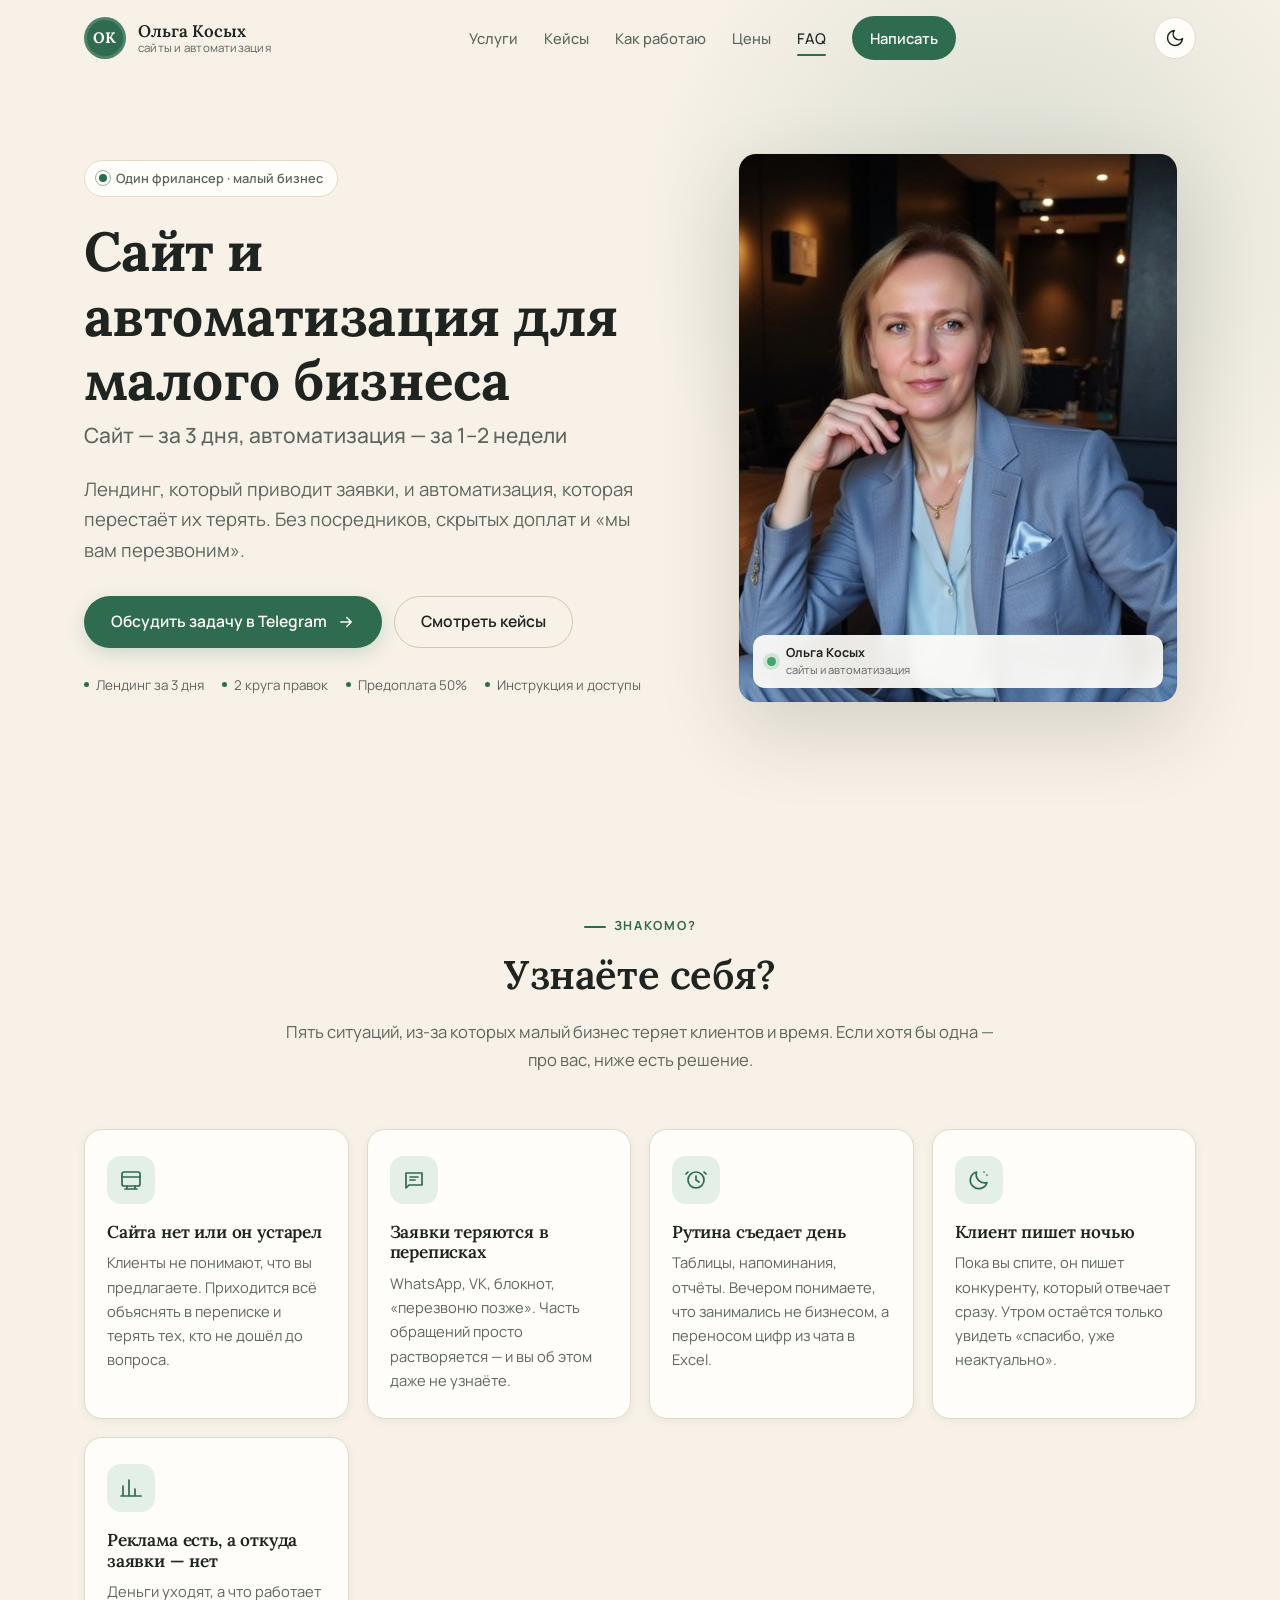
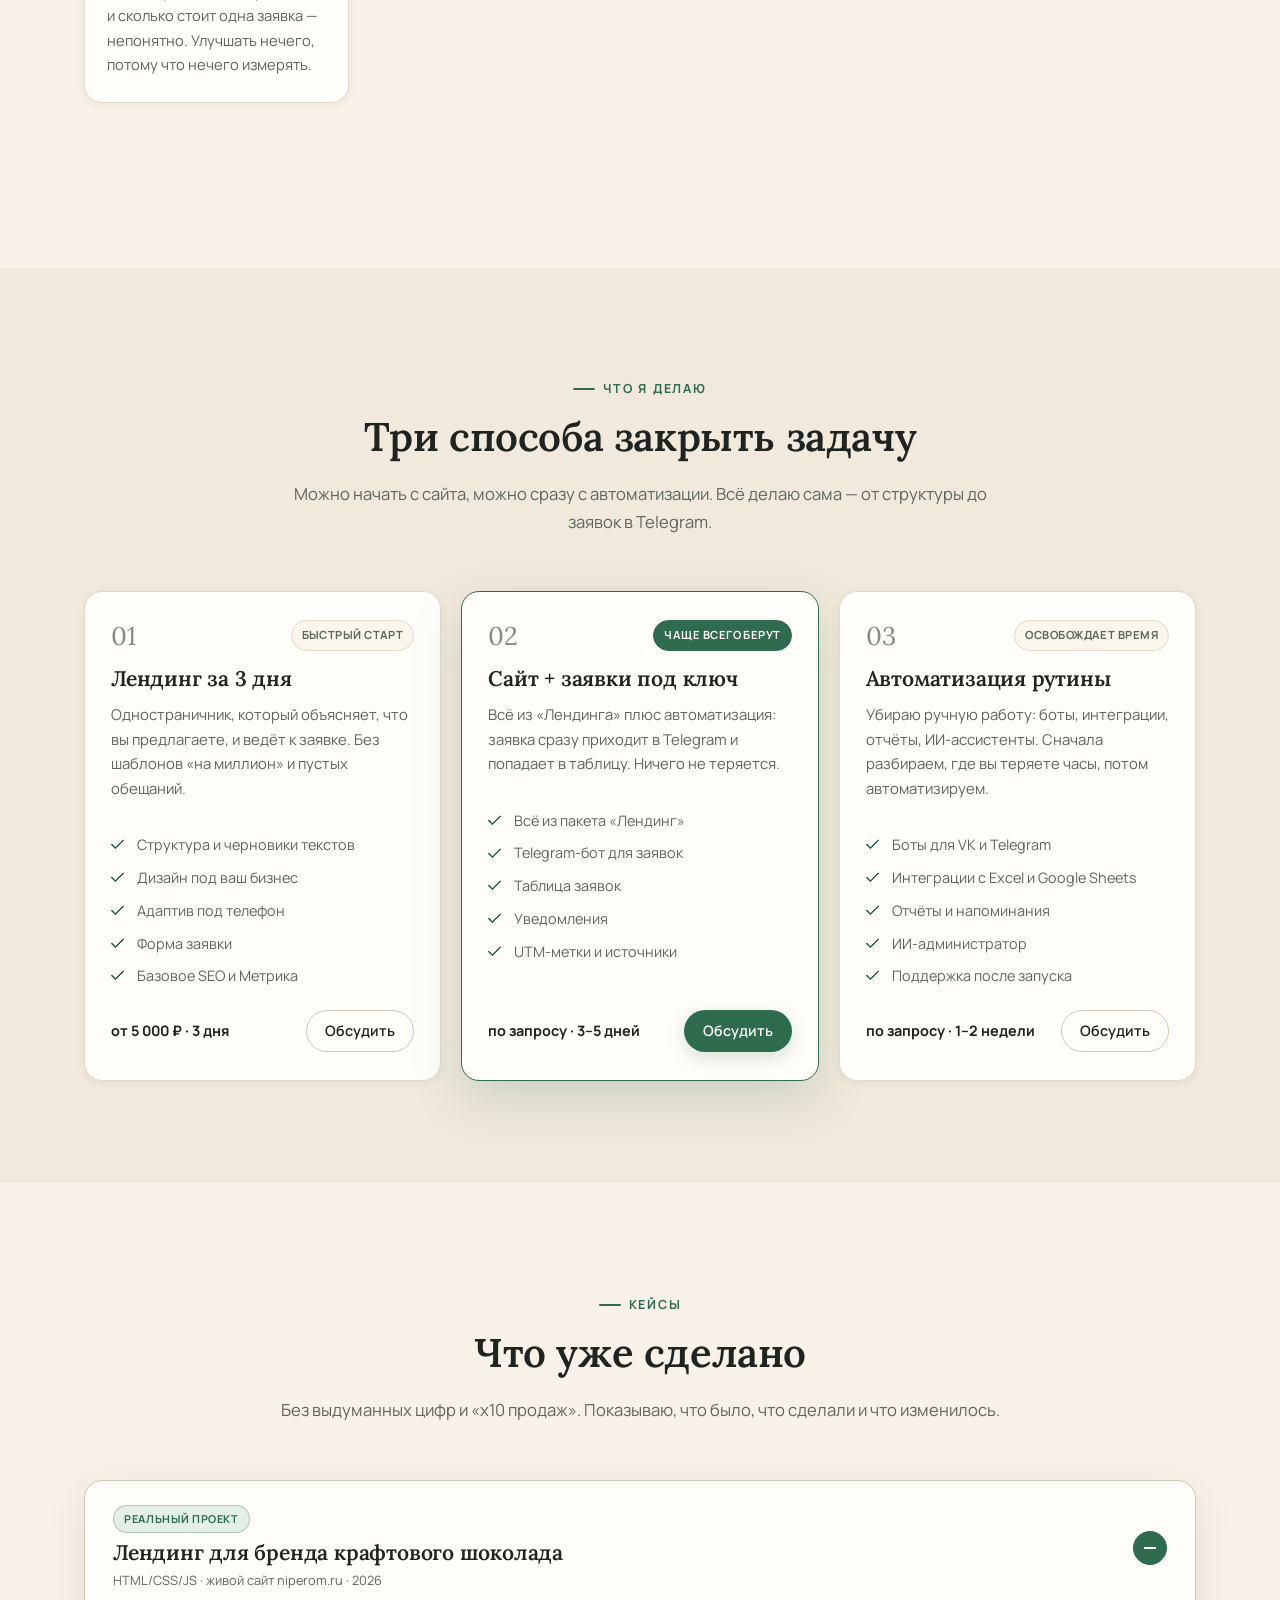
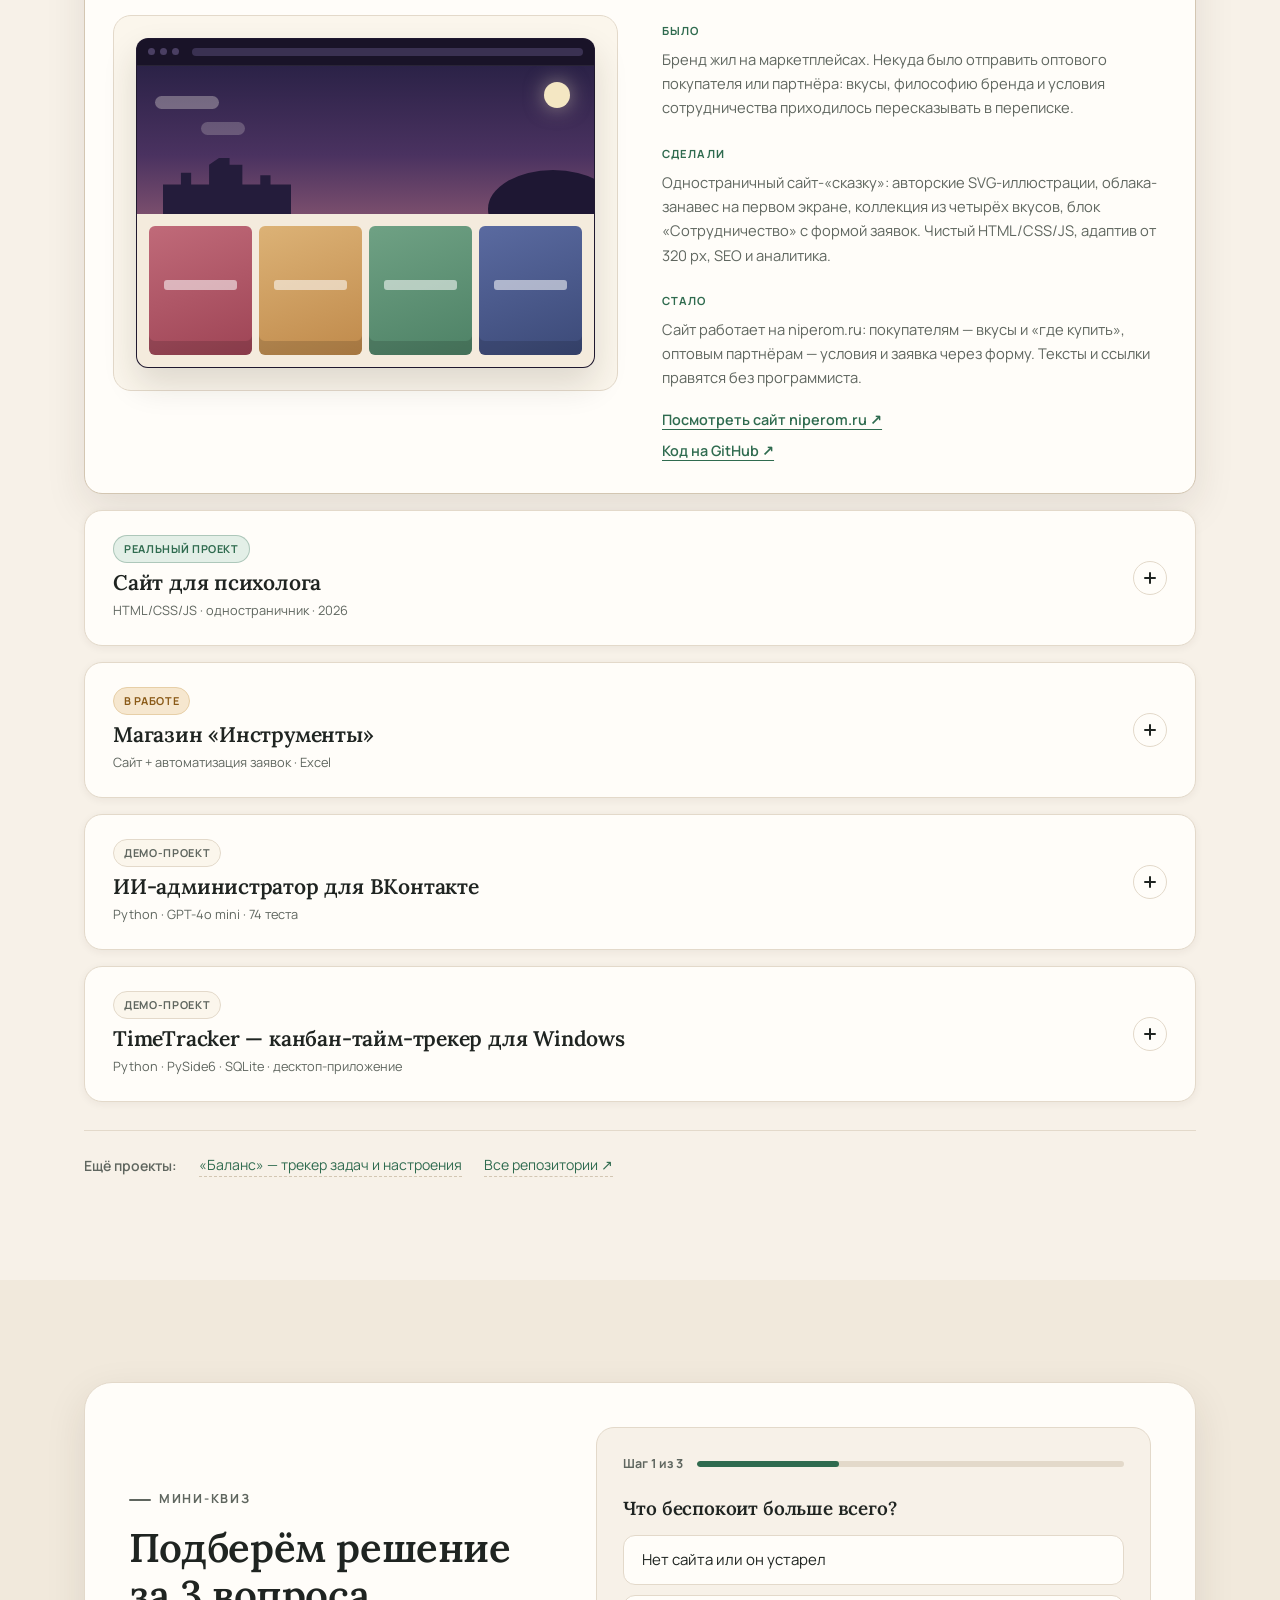
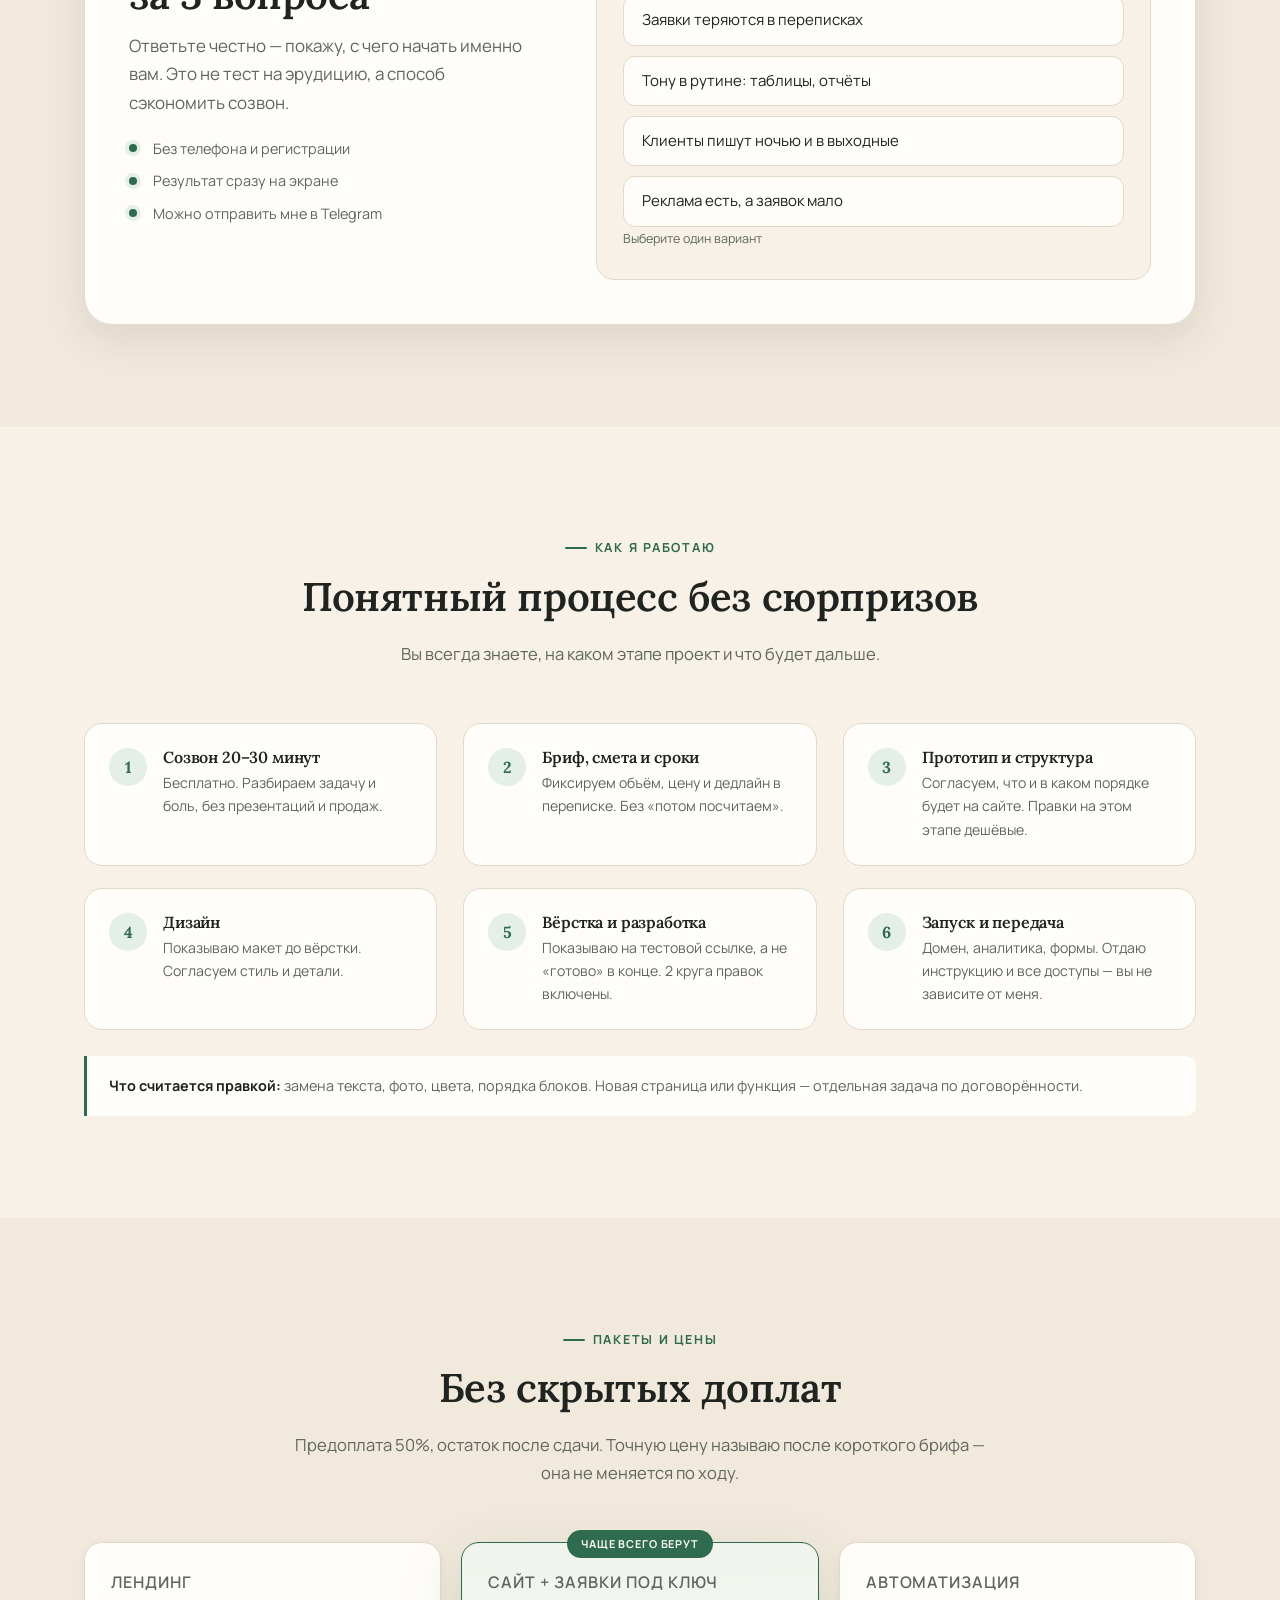
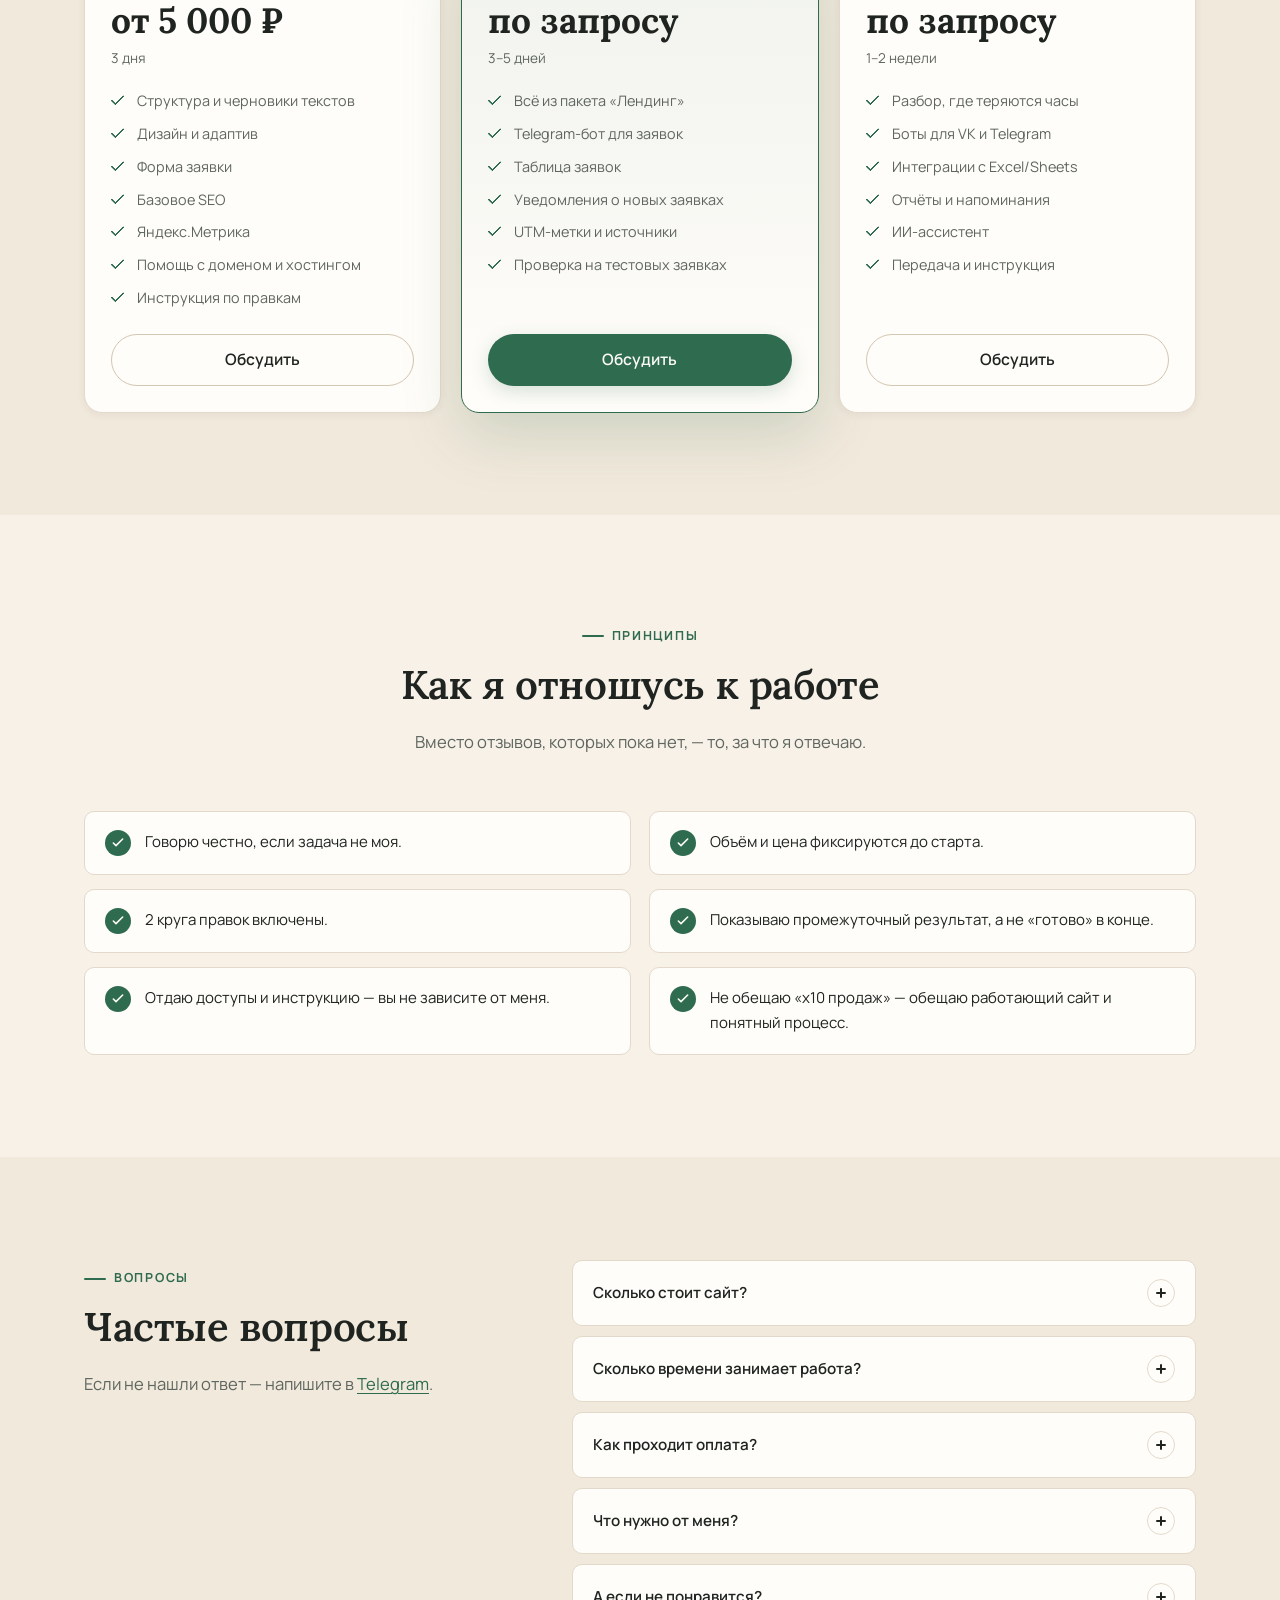
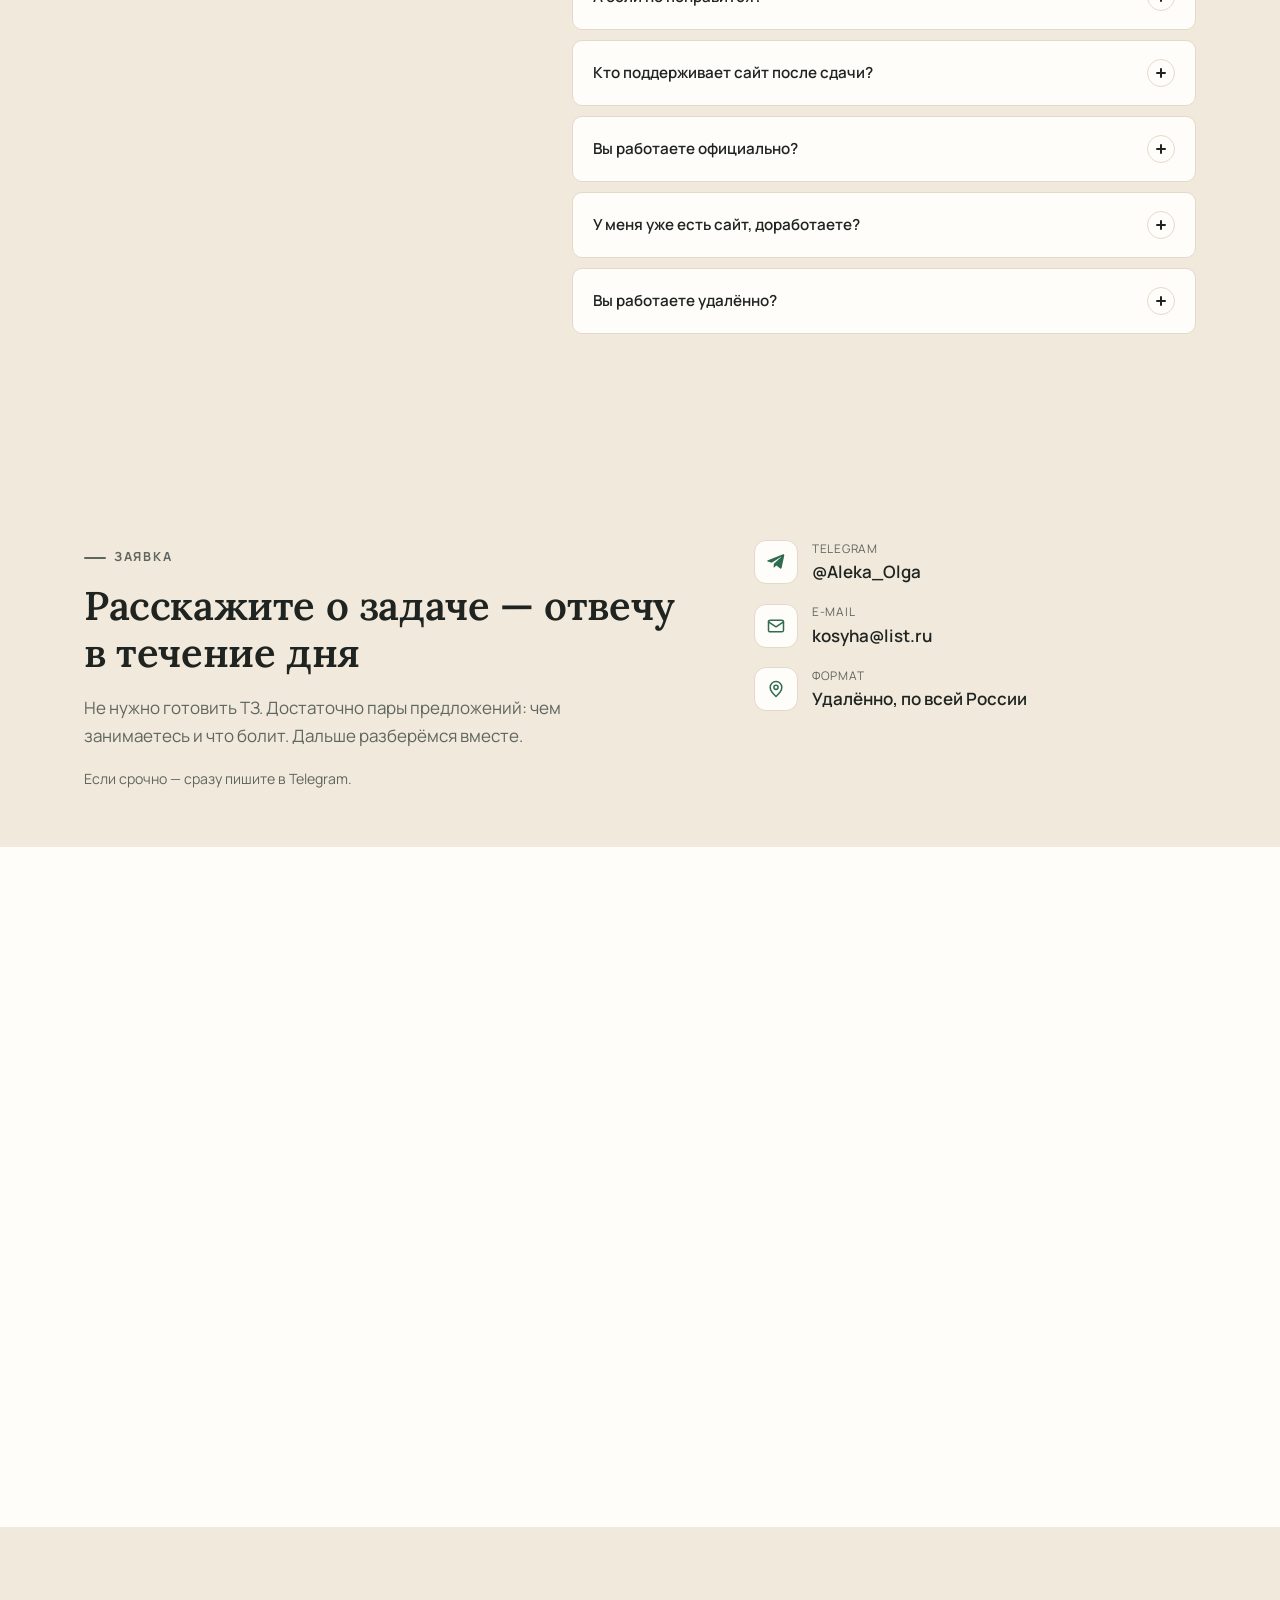
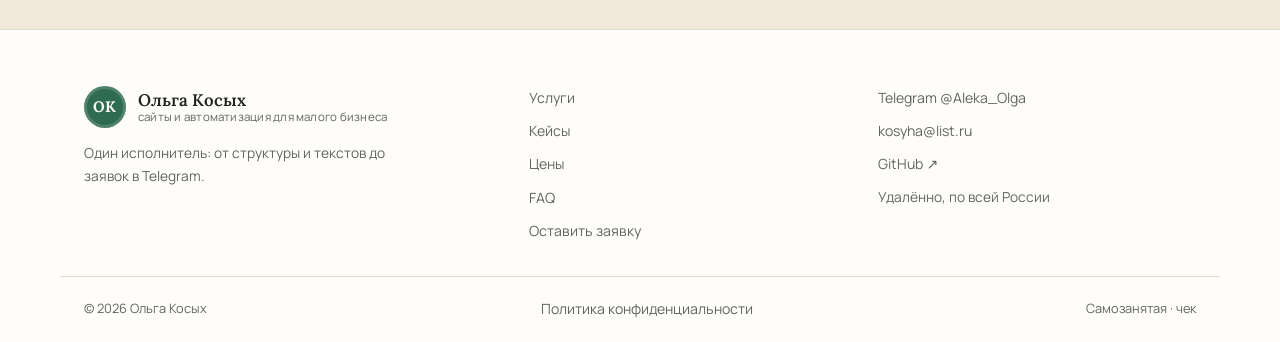
<file: index.html>
<!DOCTYPE html>
<html lang="ru">
<head>
  <meta charset="utf-8">
  <meta name="viewport" content="width=device-width, initial-scale=1">
  <title>Сайты и автоматизация для малого бизнеса — Ольга Косых</title>
  <meta name="description" content="Лендинг за 3 дня и автоматизация заявок для малого бизнеса. Сайт под ключ, заявки в Telegram, без посредников и скрытых доплат. Ольга Косых.">
  <link rel="canonical" href="https://kosyhafrilanser.online/">
  <meta name="theme-color" content="#F7F1E8" media="(prefers-color-scheme: light)">
  <meta name="theme-color" content="#141816" media="(prefers-color-scheme: dark)">

  <meta property="og:type" content="website">
  <meta property="og:locale" content="ru_RU">
  <meta property="og:site_name" content="Ольга Косых">
  <meta property="og:title" content="Сайты и автоматизация для малого бизнеса — Ольга Косых">
  <meta property="og:description" content="Лендинг за 3 дня, заявки в Telegram и автоматизация рутины. Один исполнитель, понятные сроки и цена.">
  <meta property="og:url" content="https://kosyhafrilanser.online/">
  <meta property="og:image" content="https://kosyhafrilanser.online/assets/img/og-image.jpg?v=2">
  <meta property="og:image:width" content="1200">
  <meta property="og:image:height" content="630">
  <meta name="twitter:card" content="summary_large_image">
  <meta name="twitter:title" content="Сайты и автоматизация для малого бизнеса — Ольга Косых">
  <meta name="twitter:description" content="Лендинг за 3 дня, заявки в Telegram и автоматизация рутины.">
  <meta name="twitter:image" content="https://kosyhafrilanser.online/assets/img/og-image.jpg?v=2">

  <link rel="icon" href="assets/img/favicon.svg" type="image/svg+xml">
  <link rel="apple-touch-icon" href="assets/img/favicon.svg">

  <link rel="preconnect" href="https://fonts.googleapis.com">
  <link rel="preconnect" href="https://fonts.gstatic.com" crossorigin>
  <link rel="stylesheet" href="https://fonts.googleapis.com/css2?family=Lora:wght@500;600;700&family=Manrope:wght@400;500;600;700&display=swap">
  <link rel="stylesheet" href="css/styles.css?v=5">

  <script>
    // Тема применяется до отрисовки, чтобы не было мигания
    (function () {
      document.documentElement.classList.add('js');
      try {
        var saved = localStorage.getItem('theme');
        var theme = saved || (window.matchMedia('(prefers-color-scheme: dark)').matches ? 'dark' : 'light');
        document.documentElement.setAttribute('data-theme', theme);
      } catch (e) {
        document.documentElement.setAttribute('data-theme', 'light');
      }
    })();
  </script>

  <script type="application/ld+json">
  {
    "@context": "https://schema.org",
    "@type": "ProfessionalService",
    "name": "Ольга Косых — сайты и автоматизация для малого бизнеса",
    "description": "Лендинги за 3 дня и автоматизация заявок для малого бизнеса. Сайт под ключ, заявки в Telegram, интеграции с таблицами.",
    "url": "https://kosyhafrilanser.online/",
    "image": "https://kosyhafrilanser.online/assets/img/og-image.jpg?v=2",
    "areaServed": "Россия",
    "founder": { "@type": "Person", "name": "Ольга Косых" },
    "sameAs": ["https://github.com/lazyness680-gif", "https://t.me/Aleka_Olga"],
    "priceRange": "от 5 000 ₽",
    "makesOffer": [
      { "@type": "Offer", "name": "Лендинг", "price": "5000", "priceCurrency": "RUB" },
      { "@type": "Offer", "name": "Сайт + заявки под ключ" },
      { "@type": "Offer", "name": "Автоматизация рутины" }
    ]
  }
  </script>
  <script type="application/ld+json">
  {
    "@context": "https://schema.org",
    "@type": "FAQPage",
    "mainEntity": [
      { "@type": "Question", "name": "Сколько стоит сайт?", "acceptedAnswer": { "@type": "Answer", "text": "Лендинг — от 5 000 ₽. Стоимость сайта с автоматизацией и отдельных задач обсуждаем после брифа." } },
      { "@type": "Question", "name": "Сколько времени занимает работа?", "acceptedAnswer": { "@type": "Answer", "text": "Лендинг — 3 дня. Автоматизация — 1–2 недели в зависимости от задачи." } },
      { "@type": "Question", "name": "Как проходит оплата?", "acceptedAnswer": { "@type": "Answer", "text": "Предоплата 50%, остаток — после сдачи." } },
      { "@type": "Question", "name": "Вы работаете официально?", "acceptedAnswer": { "@type": "Answer", "text": "Да, оформляюсь как самозанятая и выдаю чек." } }
    ]
  }
  </script>
</head>
<body>
<a class="skip-link" href="#main">Перейти к содержанию</a>

<header class="site-header" id="header">
  <div class="container header-inner">
    <a class="brand" href="#top">
      <span class="brand-mark" aria-hidden="true">ОК</span>
      <span class="brand-text">
        <strong>Ольга Косых</strong>
        <small>сайты и автоматизация</small>
      </span>
    </a>

    <nav class="nav" id="nav" aria-label="Основная навигация">
      <a href="#services">Услуги</a>
      <a href="#cases">Кейсы</a>
      <a href="#process">Как работаю</a>
      <a href="#pricing">Цены</a>
      <a href="#faq">FAQ</a>
      <a class="nav-cta" href="https://t.me/Aleka_Olga" target="_blank" rel="noopener">Написать</a>
    </nav>

    <div class="header-actions">
      <button class="theme-toggle" type="button" id="theme-toggle" aria-label="Переключить тему" title="Переключить тему">
        <svg class="icon icon-sun" width="20" height="20" viewBox="0 0 24 24" fill="none" stroke="currentColor" stroke-width="1.8" stroke-linecap="round" aria-hidden="true">
          <circle cx="12" cy="12" r="4"></circle><path d="M12 2v2M12 20v2M4.9 4.9l1.4 1.4M17.7 17.7l1.4 1.4M2 12h2M20 12h2M4.9 19.1l1.4-1.4M17.7 6.3l1.4-1.4"></path>
        </svg>
        <svg class="icon icon-moon" width="20" height="20" viewBox="0 0 24 24" fill="none" stroke="currentColor" stroke-width="1.8" stroke-linecap="round" stroke-linejoin="round" aria-hidden="true">
          <path d="M21 12.8A9 9 0 1 1 11.2 3a7 7 0 0 0 9.8 9.8Z"></path>
        </svg>
      </button>
      <button class="burger" type="button" id="burger" aria-label="Открыть меню" aria-expanded="false" aria-controls="nav">
        <span></span><span></span><span></span>
      </button>
    </div>
  </div>
</header>

<main id="main">
  <!-- HERO -->
  <section class="hero" id="top">
    <div class="hero-glow" aria-hidden="true"></div>
    <div class="container hero-grid">
      <div class="hero-copy reveal">
        <p class="badge"><span class="pulse" aria-hidden="true"></span> Один фрилансер · малый бизнес</p>
        <h1>Сайт и автоматизация для малого бизнеса<span class="h1-sub">Сайт — за 3 дня, автоматизация — за 1–2 недели</span></h1>
        <p class="lead">Лендинг, который приводит заявки, и автоматизация, которая перестаёт их терять. Без посредников, скрытых доплат и «мы вам перезвоним».</p>
        <div class="hero-actions">
          <a class="btn btn-primary" href="https://t.me/Aleka_Olga" target="_blank" rel="noopener" data-goal="tg_click">
            Обсудить задачу в Telegram
            <svg width="18" height="18" viewBox="0 0 24 24" fill="none" stroke="currentColor" stroke-width="2" stroke-linecap="round" stroke-linejoin="round" aria-hidden="true"><path d="M5 12h14M13 6l6 6-6 6"></path></svg>
          </a>
          <a class="btn btn-ghost" href="#cases">Смотреть кейсы</a>
        </div>
        <ul class="trust-chips" aria-label="Условия работы">
          <li>Лендинг за 3 дня</li>
          <li>2 круга правок</li>
          <li>Предоплата 50%</li>
          <li>Инструкция и доступы</li>
        </ul>
      </div>

      <div class="hero-media reveal" data-delay="120">
        <div class="photo-frame">
          <img src="assets/img/olga.jpg?v=2" alt="Ольга Косых" width="635" height="686" fetchpriority="high">
          <div class="photo-caption">
            <span class="status-dot" aria-hidden="true"></span>
            <span><strong>Ольга Косых</strong><small>сайты и автоматизация</small></span>
          </div>
        </div>
      </div>
    </div>
  </section>

  <!-- PAINS -->
  <section class="section" id="pains">
    <div class="container">
      <div class="section-head reveal">
        <p class="eyebrow">Знакомо?</p>
        <h2>Узнаёте себя?</h2>
        <p class="section-sub">Пять ситуаций, из-за которых малый бизнес теряет клиентов и время. Если хотя бы одна — про вас, ниже есть решение.</p>
      </div>

      <div class="pain-grid">
        <article class="pain-card reveal">
          <span class="pain-icon" aria-hidden="true">
            <svg width="24" height="24" viewBox="0 0 24 24" fill="none" stroke="currentColor" stroke-width="1.7" stroke-linecap="round" stroke-linejoin="round"><rect x="3" y="4" width="18" height="14" rx="2"></rect><path d="M3 9h18M8 18v3M16 18v3M6 21h12"></path></svg>
          </span>
          <h3>Сайта нет или он устарел</h3>
          <p>Клиенты не понимают, что вы предлагаете. Приходится всё объяснять в переписке и терять тех, кто не дошёл до вопроса.</p>
        </article>

        <article class="pain-card reveal" data-delay="60">
          <span class="pain-icon" aria-hidden="true">
            <svg width="24" height="24" viewBox="0 0 24 24" fill="none" stroke="currentColor" stroke-width="1.7" stroke-linecap="round" stroke-linejoin="round"><path d="M4 5h16v12H7l-3 3V5Z"></path><path d="M8 9h8M8 12h5"></path></svg>
          </span>
          <h3>Заявки теряются в переписках</h3>
          <p>WhatsApp, VK, блокнот, «перезвоню позже». Часть обращений просто растворяется — и вы об этом даже не узнаёте.</p>
        </article>

        <article class="pain-card reveal" data-delay="120">
          <span class="pain-icon" aria-hidden="true">
            <svg width="24" height="24" viewBox="0 0 24 24" fill="none" stroke="currentColor" stroke-width="1.7" stroke-linecap="round" stroke-linejoin="round"><circle cx="12" cy="12" r="8"></circle><path d="M12 8v4l3 2"></path><path d="M4 4 2 6M20 4l2 2"></path></svg>
          </span>
          <h3>Рутина съедает день</h3>
          <p>Таблицы, напоминания, отчёты. Вечером понимаете, что занимались не бизнесом, а переносом цифр из чата в Excel.</p>
        </article>

        <article class="pain-card reveal" data-delay="180">
          <span class="pain-icon" aria-hidden="true">
            <svg width="24" height="24" viewBox="0 0 24 24" fill="none" stroke="currentColor" stroke-width="1.7" stroke-linecap="round" stroke-linejoin="round"><path d="M20 14.5A8.5 8.5 0 0 1 9.5 4a8.5 8.5 0 1 0 10.5 10.5Z"></path><path d="M17 4h.01M20 7h.01"></path></svg>
          </span>
          <h3>Клиент пишет ночью</h3>
          <p>Пока вы спите, он пишет конкуренту, который отвечает сразу. Утром остаётся только увидеть «спасибо, уже неактуально».</p>
        </article>

        <article class="pain-card reveal" data-delay="240">
          <span class="pain-icon" aria-hidden="true">
            <svg width="24" height="24" viewBox="0 0 24 24" fill="none" stroke="currentColor" stroke-width="1.7" stroke-linecap="round" stroke-linejoin="round"><path d="M4 20V10M10 20V4M16 20v-7M22 20H2"></path></svg>
          </span>
          <h3>Реклама есть, а откуда заявки — нет</h3>
          <p>Деньги уходят, а что работает и сколько стоит одна заявка — непонятно. Улучшать нечего, потому что нечего измерять.</p>
        </article>
      </div>

      <p class="pains-note reveal">Если хотя бы один пункт про вас — <a href="#services">ниже я покажу, что с этим делать</a>.</p>
    </div>
  </section>

  <!-- SERVICES -->
  <section class="section section-alt" id="services">
    <div class="container">
      <div class="section-head reveal">
        <p class="eyebrow">Что я делаю</p>
        <h2>Три способа закрыть задачу</h2>
        <p class="section-sub">Можно начать с сайта, можно сразу с автоматизации. Всё делаю сама — от структуры до заявок в Telegram.</p>
      </div>

      <div class="service-grid">
        <article class="service-card reveal">
          <div class="service-top">
            <span class="service-num" aria-hidden="true">01</span>
            <span class="service-tag">Быстрый старт</span>
          </div>
          <h3>Лендинг за 3 дня</h3>
          <p>Одностраничник, который объясняет, что вы предлагаете, и ведёт к заявке. Без шаблонов «на миллион» и пустых обещаний.</p>
          <ul class="check-list">
            <li>Структура и черновики текстов</li>
            <li>Дизайн под ваш бизнес</li>
            <li>Адаптив под телефон</li>
            <li>Форма заявки</li>
            <li>Базовое SEO и Метрика</li>
          </ul>
          <div class="service-foot">
            <span class="price">от 5 000 ₽ · 3 дня</span>
            <a class="btn btn-small btn-ghost" href="https://t.me/Aleka_Olga" target="_blank" rel="noopener" data-goal="tg_click">Обсудить</a>
          </div>
        </article>

        <article class="service-card service-card--featured reveal" data-delay="80">
          <div class="service-top">
            <span class="service-num" aria-hidden="true">02</span>
            <span class="service-tag service-tag--hot">Чаще всего берут</span>
          </div>
          <h3>Сайт + заявки под ключ</h3>
          <p>Всё из «Лендинга» плюс автоматизация: заявка сразу приходит в Telegram и попадает в таблицу. Ничего не теряется.</p>
          <ul class="check-list">
            <li>Всё из пакета «Лендинг»</li>
            <li>Telegram-бот для заявок</li>
            <li>Таблица заявок</li>
            <li>Уведомления</li>
            <li>UTM-метки и источники</li>
          </ul>
          <div class="service-foot">
            <span class="price">по запросу · 3–5 дней</span>
            <a class="btn btn-small btn-primary" href="https://t.me/Aleka_Olga" target="_blank" rel="noopener" data-goal="tg_click">Обсудить</a>
          </div>
        </article>

        <article class="service-card reveal" data-delay="160">
          <div class="service-top">
            <span class="service-num" aria-hidden="true">03</span>
            <span class="service-tag">Освобождает время</span>
          </div>
          <h3>Автоматизация рутины</h3>
          <p>Убираю ручную работу: боты, интеграции, отчёты, ИИ-ассистенты. Сначала разбираем, где вы теряете часы, потом автоматизируем.</p>
          <ul class="check-list">
            <li>Боты для VK и Telegram</li>
            <li>Интеграции с Excel и Google Sheets</li>
            <li>Отчёты и напоминания</li>
            <li>ИИ-администратор</li>
            <li>Поддержка после запуска</li>
          </ul>
          <div class="service-foot">
            <span class="price">по запросу · 1–2 недели</span>
            <a class="btn btn-small btn-ghost" href="https://t.me/Aleka_Olga" target="_blank" rel="noopener" data-goal="tg_click">Обсудить</a>
          </div>
        </article>
      </div>
    </div>
  </section>

  <!-- CASES -->
  <section class="section" id="cases">
    <div class="container">
      <div class="section-head reveal">
        <p class="eyebrow">Кейсы</p>
        <h2>Что уже сделано</h2>
        <p class="section-sub">Без выдуманных цифр и «х10 продаж». Показываю, что было, что сделали и что изменилось.</p>
      </div>

      <div class="cases-list">
        <!-- Кейс: лендинг для бренда крафтового шоколада (реальный проект, живой сайт) -->
        <details class="case reveal" open>
          <summary class="case-summary">
            <span class="case-status case-status--real">Реальный проект</span>
            <h3>Лендинг для бренда крафтового шоколада</h3>
            <span class="case-meta">HTML/CSS/JS · живой сайт niperom.ru · 2026</span>
            <span class="acc-icon" aria-hidden="true"></span>
          </summary>
          <div class="case-body">
            <div class="case-visual case-visual--choco" aria-hidden="true">
              <div class="browser">
                <div class="browser-bar"><span></span><span></span><span></span><i></i></div>
                <div class="browser-body">
                  <div class="choco-sky">
                    <span class="choco-moon"></span>
                    <span class="choco-cloud choco-cloud--a"></span>
                    <span class="choco-cloud choco-cloud--b"></span>
                    <b class="choco-castle"></b>
                    <i class="choco-hill"></i>
                  </div>
                  <div class="choco-row">
                    <span class="choco choco--ruby"></span>
                    <span class="choco choco--caramel"></span>
                    <span class="choco choco--forest"></span>
                    <span class="choco choco--midnight"></span>
                  </div>
                </div>
              </div>
            </div>
            <div class="case-text">
              <div class="case-block">
                <span class="case-label">Было</span>
                <p>Бренд жил на маркетплейсах. Некуда было отправить оптового покупателя или партнёра: вкусы, философию бренда и условия сотрудничества приходилось пересказывать в переписке.</p>
              </div>
              <div class="case-block">
                <span class="case-label">Сделали</span>
                <p>Одностраничный сайт-«сказку»: авторские SVG-иллюстрации, облака-занавес на первом экране, коллекция из четырёх вкусов, блок «Сотрудничество» с формой заявок. Чистый HTML/CSS/JS, адаптив от 320 px, SEO и аналитика.</p>
              </div>
              <div class="case-block">
                <span class="case-label">Стало</span>
                <p>Сайт работает на niperom.ru: покупателям — вкусы и «где купить», оптовым партнёрам — условия и заявка через форму. Тексты и ссылки правятся без программиста.</p>
              </div>
              <div class="case-links">
                <a class="text-link" href="https://www.niperom.ru/" target="_blank" rel="noopener">Посмотреть сайт niperom.ru <span aria-hidden="true">↗</span></a>
                <a class="text-link" href="https://github.com/lazyness680-gif/niperom-landing" target="_blank" rel="noopener">Код на GitHub <span aria-hidden="true">↗</span></a>
              </div>
            </div>
          </div>
        </details>

        <!-- Кейс: сайт для психолога (реальный проект, клиент обезличен) -->
        <details class="case reveal">
          <summary class="case-summary">
            <span class="case-status case-status--real">Реальный проект</span>
            <h3>Сайт для психолога</h3>
            <span class="case-meta">HTML/CSS/JS · одностраничник · 2026</span>
            <span class="acc-icon" aria-hidden="true"></span>
          </summary>
          <div class="case-body">
            <div class="case-visual case-visual--psy" aria-hidden="true">
              <div class="browser">
                <div class="browser-bar"><span></span><span></span><span></span><i></i></div>
                <div class="browser-body">
                  <div class="sk-nav"><b></b><span></span><span></span><span></span></div>
                  <div class="sk-hero">
                    <div class="sk-lines"><b></b><i></i><i></i><u></u></div>
                    <div class="sk-photo"></div>
                  </div>
                  <div class="sk-cards"><span></span><span></span><span></span></div>
                </div>
              </div>
            </div>
            <div class="case-text">
              <div class="case-block">
                <span class="case-label">Было</span>
                <p>Клиенты приходили по сарафану. Некуда было отправить ссылку с услугами и ценами — всё объяснялось вручную в переписке.</p>
              </div>
              <div class="case-block">
                <span class="case-label">Сделали</span>
                <p>Одностраничный сайт: структура услуг, блок о подходе, форма записи, адаптив под телефон и базовое SEO. Без конструкторов и тяжёлых фреймворков.</p>
              </div>
              <div class="case-block">
                <span class="case-label">Стало</span>
                <p>Запись идёт через сайт, услуги и цены описаны — меньше времени уходит на первичные вопросы. Клиенту достаточно одной ссылки.</p>
              </div>
              <a class="text-link" href="https://github.com/lazyness680-gif/psyhonline-site" target="_blank" rel="noopener">Посмотреть код на GitHub <span aria-hidden="true">↗</span></a>
            </div>
          </div>
        </details>

        <details class="case reveal">
          <summary class="case-summary">
            <span class="case-status case-status--wip">В работе</span>
            <h3>Магазин «Инструменты»</h3>
            <span class="case-meta">Сайт + автоматизация заявок · Excel</span>
            <span class="acc-icon" aria-hidden="true"></span>
          </summary>
          <div class="case-body">
            <div class="case-visual case-visual--tools" aria-hidden="true">
              <div class="browser">
                <div class="browser-bar"><span></span><span></span><span></span><i></i></div>
                <div class="browser-body">
                  <div class="sk-nav"><b></b><span></span><span></span><span></span></div>
                  <div class="sk-shop">
                    <span></span><span></span><span></span><span></span><span></span><span></span>
                  </div>
                  <div class="sk-line"></div>
                </div>
              </div>
            </div>
            <div class="case-text">
              <div class="case-block">
                <span class="case-label">Было</span>
                <p>Заявки приходили в разные каналы, терялись в переписках и записывались вручную. Часть обращений оставалась без ответа.</p>
              </div>
              <div class="case-block">
                <span class="case-label">Делаем</span>
                <p>Сайт магазина и автоматизацию: заявки собираются в одном месте, попадают в Telegram и в таблицу Excel. Ничего не нужно переносить руками.</p>
              </div>
              <div class="case-block">
                <span class="case-label">Ожидаемый результат</span>
                <p>Заявки перестают теряться, ручная обработка сокращается в разы. После запуска добавлю фактические показатели — без придуманных цифр.</p>
              </div>
            </div>
          </div>
        </details>

        <details class="case reveal">
          <summary class="case-summary">
            <span class="case-status case-status--demo">Демо-проект</span>
            <h3>ИИ-администратор для ВКонтакте</h3>
            <span class="case-meta">Python · GPT-4o mini · 74 теста</span>
            <span class="acc-icon" aria-hidden="true"></span>
          </summary>
          <div class="case-body">
            <div class="case-visual case-visual--bot" aria-hidden="true">
              <div class="chat-mock">
                <div class="chat-msg chat-msg--in">Здравствуйте! Хочу записаться на проверку зрения</div>
                <div class="chat-msg chat-msg--out">Добрый день! У оптометриста есть 12:00 и 15:30. Записать вас?</div>
                <div class="chat-msg chat-msg--in">Да, на 12:00</div>
                <div class="chat-msg chat-msg--out">Готово. Заявка сохранена в Excel, администратору ушло уведомление ✓</div>
              </div>
            </div>
            <div class="case-text">
              <div class="case-block">
                <span class="case-label">Что это</span>
                <p>ИИ-администратор для сообщества ВКонтакте салона оптики: отвечает клиентам круглосуточно, консультирует по базе знаний и сам доводит до записи на услугу.</p>
              </div>
              <div class="case-block">
                <span class="case-label">Что внутри</span>
                <p>GPT-4o mini, запись только в реально свободные слоты по расписанию мастеров, заявки в Excel и уведомления администратору, защита от prompt injection, 74 автотеста.</p>
              </div>
              <div class="case-block">
                <span class="case-label">Зачем бизнесу</span>
                <p>Ночные и выходные сообщения не пропадают, администратор получает готовые заявки вместо очереди переписок. Это демо-проект, но здесь автоматизация — рабочий код, а не теория.</p>
              </div>
              <a class="text-link" href="https://github.com/lazyness680-gif/vk-ai-admin-bot" target="_blank" rel="noopener">Посмотреть код на GitHub <span aria-hidden="true">↗</span></a>
            </div>
          </div>
        </details>

        <!-- Кейс: TimeTracker (демо-проект) -->
        <details class="case reveal">
          <summary class="case-summary">
            <span class="case-status case-status--demo">Демо-проект</span>
            <h3>TimeTracker — канбан-тайм-трекер для Windows</h3>
            <span class="case-meta">Python · PySide6 · SQLite · десктоп-приложение</span>
            <span class="acc-icon" aria-hidden="true"></span>
          </summary>
          <div class="case-body">
            <div class="case-visual case-visual--tracker" aria-hidden="true">
              <div class="app-window">
                <div class="app-titlebar"><b></b><b></b><b></b><span>TimeTracker</span></div>
                <div class="app-body">
                  <div class="kanban">
                    <div class="kb-col"><i class="kb-title"></i><span class="kb-card"></span><span class="kb-card"></span></div>
                    <div class="kb-col"><i class="kb-title"></i><span class="kb-card kb-card--accent"></span><span class="kb-card"></span></div>
                    <div class="kb-col"><i class="kb-title"></i><span class="kb-card"></span></div>
                  </div>
                  <div class="app-timer"><b></b><i>00:25:14</i></div>
                </div>
              </div>
            </div>
            <div class="case-text">
              <div class="case-block">
                <span class="case-label">Что это</span>
                <p>Настольное приложение для учёта времени: канбан-доска, карточки задач, интервалы работы, профиль команды и отчёты. Две темы, без авторизации.</p>
              </div>
              <div class="case-block">
                <span class="case-label">Что внутри</span>
                <p>Python + PySide6 + SQLite. Данные хранятся локально, на компьютере пользователя, — никакого облака и лишних подписок.</p>
              </div>
              <div class="case-block">
                <span class="case-label">Зачем бизнесу</span>
                <p>Показывает, что помимо сайтов собираю и рабочие инструменты под конкретный процесс: тайм-трекер для команды, калькулятор смет, базу заявок.</p>
              </div>
              <a class="text-link" href="https://github.com/lazyness680-gif/TimeTracker" target="_blank" rel="noopener">Посмотреть код на GitHub <span aria-hidden="true">↗</span></a>
            </div>
          </div>
        </details>
      </div>

      <div class="more-projects reveal">
        <span class="more-label">Ещё проекты:</span>
        <a href="https://github.com/lazyness680-gif/balans" target="_blank" rel="noopener">«Баланс» — трекер задач и настроения</a>
        <a href="https://github.com/lazyness680-gif" target="_blank" rel="noopener">Все репозитории ↗</a>
      </div>
    </div>
  </section>

  <!-- QUIZ -->
  <section class="section section-alt" id="quiz">
    <div class="container">
      <div class="quiz-wrap reveal">
        <div class="quiz-intro">
          <p class="eyebrow">Мини-квиз</p>
          <h2>Подберём решение за 3 вопроса</h2>
          <p>Ответьте честно — покажу, с чего начать именно вам. Это не тест на эрудицию, а способ сэкономить созвон.</p>
          <ul class="quiz-points">
            <li>Без телефона и регистрации</li>
            <li>Результат сразу на экране</li>
            <li>Можно отправить мне в Telegram</li>
          </ul>
        </div>

        <div class="quiz-app" id="quiz-app">
          <div class="quiz-head">
            <span class="quiz-step-label" id="quiz-step-label">Шаг 1 из 3</span>
            <div class="quiz-progress" role="progressbar" aria-valuemin="1" aria-valuemax="3" aria-valuenow="1" aria-label="Прогресс квиза">
              <span id="quiz-progress-bar"></span>
            </div>
          </div>

          <div class="quiz-step" data-step="1">
            <h3>Что беспокоит больше всего?</h3>
            <div class="quiz-options">
              <button type="button" class="quiz-option" data-value="new-site">Нет сайта или он устарел</button>
              <button type="button" class="quiz-option" data-value="lost-leads">Заявки теряются в переписках</button>
              <button type="button" class="quiz-option" data-value="routine">Тону в рутине: таблицы, отчёты</button>
              <button type="button" class="quiz-option" data-value="night">Клиенты пишут ночью и в выходные</button>
              <button type="button" class="quiz-option" data-value="ads">Реклама есть, а заявок мало</button>
            </div>
          </div>

          <div class="quiz-step" data-step="2" hidden>
            <h3>Сайт уже есть?</h3>
            <div class="quiz-options">
              <button type="button" class="quiz-option" data-value="no-site">Нет, только соцсети и сарафан</button>
              <button type="button" class="quiz-option" data-value="old-site">Есть, но устарел</button>
              <button type="button" class="quiz-option" data-value="good-site">Есть, нормальный</button>
            </div>
          </div>

          <div class="quiz-step" data-step="3" hidden>
            <h3>Что важнее прямо сейчас?</h3>
            <div class="quiz-options">
              <button type="button" class="quiz-option" data-value="fast">Запуститься быстро</button>
              <button type="button" class="quiz-option" data-value="automate">Убрать ручную работу</button>
              <button type="button" class="quiz-option" data-value="advice">Пока не знаю, нужен совет</button>
            </div>
          </div>

          <div class="quiz-result" id="quiz-result" hidden aria-live="polite">
            <span class="quiz-result-tag">Ваш вариант</span>
            <h3 id="quiz-result-title"></h3>
            <p id="quiz-result-text"></p>
            <p class="quiz-result-price" id="quiz-result-price"></p>
            <div class="quiz-result-actions">
              <a class="btn btn-primary" id="quiz-tg" href="https://t.me/Aleka_Olga" target="_blank" rel="noopener" data-goal="quiz_tg_click">Обсудить в Telegram</a>
              <a class="btn btn-ghost" href="#pricing">Посмотреть цены</a>
            </div>
            <button type="button" class="text-link quiz-restart" id="quiz-restart">Пройти заново</button>
          </div>

          <div class="quiz-nav">
            <button type="button" class="text-link" id="quiz-back" hidden>← Назад</button>
            <span class="quiz-hint" id="quiz-hint">Выберите один вариант</span>
          </div>
        </div>

        <noscript>
          <p class="noscript-note">Квиз требует JavaScript. Напишите мне в <a href="https://t.me/Aleka_Olga">Telegram</a> — подберу решение вручную.</p>
        </noscript>
      </div>
    </div>
  </section>

  <!-- PROCESS -->
  <section class="section" id="process">
    <div class="container">
      <div class="section-head reveal">
        <p class="eyebrow">Как я работаю</p>
        <h2>Понятный процесс без сюрпризов</h2>
        <p class="section-sub">Вы всегда знаете, на каком этапе проект и что будет дальше.</p>
      </div>

      <ol class="process-list">
        <li class="process-item reveal">
          <span class="process-num">1</span>
          <div>
            <h3>Созвон 20–30 минут</h3>
            <p>Бесплатно. Разбираем задачу и боль, без презентаций и продаж.</p>
          </div>
        </li>
        <li class="process-item reveal" data-delay="60">
          <span class="process-num">2</span>
          <div>
            <h3>Бриф, смета и сроки</h3>
            <p>Фиксируем объём, цену и дедлайн в переписке. Без «потом посчитаем».</p>
          </div>
        </li>
        <li class="process-item reveal" data-delay="120">
          <span class="process-num">3</span>
          <div>
            <h3>Прототип и структура</h3>
            <p>Согласуем, что и в каком порядке будет на сайте. Правки на этом этапе дешёвые.</p>
          </div>
        </li>
        <li class="process-item reveal" data-delay="180">
          <span class="process-num">4</span>
          <div>
            <h3>Дизайн</h3>
            <p>Показываю макет до вёрстки. Согласуем стиль и детали.</p>
          </div>
        </li>
        <li class="process-item reveal" data-delay="240">
          <span class="process-num">5</span>
          <div>
            <h3>Вёрстка и разработка</h3>
            <p>Показываю на тестовой ссылке, а не «готово» в конце. 2 круга правок включены.</p>
          </div>
        </li>
        <li class="process-item reveal" data-delay="300">
          <span class="process-num">6</span>
          <div>
            <h3>Запуск и передача</h3>
            <p>Домен, аналитика, формы. Отдаю инструкцию и все доступы — вы не зависите от меня.</p>
          </div>
        </li>
      </ol>

      <div class="process-note reveal">
        <strong>Что считается правкой:</strong> замена текста, фото, цвета, порядка блоков. Новая страница или функция — отдельная задача по договорённости.
      </div>
    </div>
  </section>

  <!-- PRICING -->
  <section class="section section-alt" id="pricing">
    <div class="container">
      <div class="section-head reveal">
        <p class="eyebrow">Пакеты и цены</p>
        <h2>Без скрытых доплат</h2>
        <p class="section-sub">Предоплата 50%, остаток после сдачи. Точную цену называю после короткого брифа — она не меняется по ходу.</p>
      </div>

      <div class="pricing-grid">
        <article class="price-card reveal">
          <h3>Лендинг</h3>
          <p class="price-value">от 5 000 ₽</p>
          <p class="price-term">3 дня</p>
          <ul class="check-list">
            <li>Структура и черновики текстов</li>
            <li>Дизайн и адаптив</li>
            <li>Форма заявки</li>
            <li>Базовое SEO</li>
            <li>Яндекс.Метрика</li>
            <li>Помощь с доменом и хостингом</li>
            <li>Инструкция по правкам</li>
          </ul>
          <a class="btn btn-ghost btn-block" href="https://t.me/Aleka_Olga" target="_blank" rel="noopener" data-goal="tg_click">Обсудить</a>
        </article>

        <article class="price-card price-card--featured reveal" data-delay="80">
          <span class="price-popular">Чаще всего берут</span>
          <h3>Сайт + заявки под ключ</h3>
          <p class="price-value">по запросу</p>
          <p class="price-term">3–5 дней</p>
          <ul class="check-list">
            <li>Всё из пакета «Лендинг»</li>
            <li>Telegram-бот для заявок</li>
            <li>Таблица заявок</li>
            <li>Уведомления о новых заявках</li>
            <li>UTM-метки и источники</li>
            <li>Проверка на тестовых заявках</li>
          </ul>
          <a class="btn btn-primary btn-block" href="https://t.me/Aleka_Olga" target="_blank" rel="noopener" data-goal="tg_click">Обсудить</a>
        </article>

        <article class="price-card reveal" data-delay="160">
          <h3>Автоматизация</h3>
          <p class="price-value">по запросу</p>
          <p class="price-term">1–2 недели</p>
          <ul class="check-list">
            <li>Разбор, где теряются часы</li>
            <li>Боты для VK и Telegram</li>
            <li>Интеграции с Excel/Sheets</li>
            <li>Отчёты и напоминания</li>
            <li>ИИ-ассистент</li>
            <li>Передача и инструкция</li>
          </ul>
          <a class="btn btn-ghost btn-block" href="https://t.me/Aleka_Olga" target="_blank" rel="noopener" data-goal="tg_click">Обсудить</a>
        </article>
      </div>
    </div>
  </section>

  <!-- PRINCIPLES -->
  <section class="section" id="principles">
    <div class="container">
      <div class="section-head reveal">
        <p class="eyebrow">Принципы</p>
        <h2>Как я отношусь к работе</h2>
        <p class="section-sub">Вместо отзывов, которых пока нет, — то, за что я отвечаю.</p>
      </div>

      <ul class="principles-grid">
        <li class="principle reveal">
          <span class="check" aria-hidden="true"><svg width="16" height="16" viewBox="0 0 24 24" fill="none" stroke="currentColor" stroke-width="2.4" stroke-linecap="round" stroke-linejoin="round"><path d="m5 12 4 4L19 6"></path></svg></span>
          <p>Говорю честно, если задача не моя.</p>
        </li>
        <li class="principle reveal" data-delay="40">
          <span class="check" aria-hidden="true"><svg width="16" height="16" viewBox="0 0 24 24" fill="none" stroke="currentColor" stroke-width="2.4" stroke-linecap="round" stroke-linejoin="round"><path d="m5 12 4 4L19 6"></path></svg></span>
          <p>Объём и цена фиксируются до старта.</p>
        </li>
        <li class="principle reveal" data-delay="80">
          <span class="check" aria-hidden="true"><svg width="16" height="16" viewBox="0 0 24 24" fill="none" stroke="currentColor" stroke-width="2.4" stroke-linecap="round" stroke-linejoin="round"><path d="m5 12 4 4L19 6"></path></svg></span>
          <p>2 круга правок включены.</p>
        </li>
        <li class="principle reveal" data-delay="120">
          <span class="check" aria-hidden="true"><svg width="16" height="16" viewBox="0 0 24 24" fill="none" stroke="currentColor" stroke-width="2.4" stroke-linecap="round" stroke-linejoin="round"><path d="m5 12 4 4L19 6"></path></svg></span>
          <p>Показываю промежуточный результат, а не «готово» в конце.</p>
        </li>
        <li class="principle reveal" data-delay="160">
          <span class="check" aria-hidden="true"><svg width="16" height="16" viewBox="0 0 24 24" fill="none" stroke="currentColor" stroke-width="2.4" stroke-linecap="round" stroke-linejoin="round"><path d="m5 12 4 4L19 6"></path></svg></span>
          <p>Отдаю доступы и инструкцию — вы не зависите от меня.</p>
        </li>
        <li class="principle reveal" data-delay="200">
          <span class="check" aria-hidden="true"><svg width="16" height="16" viewBox="0 0 24 24" fill="none" stroke="currentColor" stroke-width="2.4" stroke-linecap="round" stroke-linejoin="round"><path d="m5 12 4 4L19 6"></path></svg></span>
          <p>Не обещаю «х10 продаж» — обещаю работающий сайт и понятный процесс.</p>
        </li>
      </ul>
    </div>
  </section>

  <!-- FAQ -->
  <section class="section section-alt" id="faq">
    <div class="container faq-container">
      <div class="section-head section-head--left reveal">
        <p class="eyebrow">Вопросы</p>
        <h2>Частые вопросы</h2>
        <p class="section-sub">Если не нашли ответ — напишите в <a href="https://t.me/Aleka_Olga" target="_blank" rel="noopener">Telegram</a>.</p>
      </div>

      <div class="faq-list">
        <details class="faq-item reveal">
          <summary>Сколько стоит сайт?<span class="acc-icon" aria-hidden="true"></span></summary>
          <p>Лендинг — от 5 000 ₽. Стоимость сайта с автоматизацией и отдельных задач обсуждаем после короткого брифа: цена зависит от объёма, но фиксируется до старта.</p>
        </details>
        <details class="faq-item reveal">
          <summary>Сколько времени занимает работа?<span class="acc-icon" aria-hidden="true"></span></summary>
          <p>Лендинг — 3 дня. Сайт с заявками — 3–5 дней. Автоматизация — 1–2 недели в зависимости от задачи и интеграций.</p>
        </details>
        <details class="faq-item reveal">
          <summary>Как проходит оплата?<span class="acc-icon" aria-hidden="true"></span></summary>
          <p>Предоплата 50%, остаток — после сдачи. Работаю официально как самозанятая, выдаю чек.</p>
        </details>
        <details class="faq-item reveal">
          <summary>Что нужно от меня?<span class="acc-icon" aria-hidden="true"></span></summary>
          <p>Бриф и материалы: описание услуг, цены, фото. Тексты помогу собрать и причесать — от вас нужна только фактура и подтверждение.</p>
        </details>
        <details class="faq-item reveal">
          <summary>А если не понравится?<span class="acc-icon" aria-hidden="true"></span></summary>
          <p>2 круга правок включены. Дизайн и структуру согласуем до вёрстки, поэтому «переделать всё» в конце не приходится. Если задача выходит за рамки — обсуждаем отдельно.</p>
        </details>
        <details class="faq-item reveal">
          <summary>Кто поддерживает сайт после сдачи?<span class="acc-icon" aria-hidden="true"></span></summary>
          <p>Отдаю инструкцию и доступы, чтобы вы могли менять тексты сами. Дальнейшая поддержка — по договорённости.</p>
        </details>
        <details class="faq-item reveal">
          <summary>Вы работаете официально?<span class="acc-icon" aria-hidden="true"></span></summary>
          <p>Да, оформляюсь как самозанятая: договорённости в переписке, оплата, чек.</p>
        </details>
        <details class="faq-item reveal">
          <summary>У меня уже есть сайт, доработаете?<span class="acc-icon" aria-hidden="true"></span></summary>
          <p>Нет, чужие сайты не чиню и не дорабатываю. Беру новые проекты — так отвечаю за результат целиком.</p>
        </details>
        <details class="faq-item reveal">
          <summary>Вы работаете удалённо?<span class="acc-icon" aria-hidden="true"></span></summary>
          <p>Да, по всей России. Созвоны — в Telegram или по видеосвязи, работа — в переписке.</p>
        </details>
      </div>
    </div>
  </section>

  <!-- CONTACT -->
  <section class="section contact" id="contact">
    <div class="container contact-intro reveal">
      <div class="contact-head">
        <p class="eyebrow">Заявка</p>
        <h2>Расскажите о задаче — отвечу в течение дня</h2>
        <p>Не нужно готовить ТЗ. Достаточно пары предложений: чем занимаетесь и что болит. Дальше разберёмся вместе.</p>
        <p class="contact-note">Если срочно — сразу пишите в Telegram.</p>
      </div>

      <ul class="contact-list">
        <li>
          <span class="contact-ico" aria-hidden="true">
            <svg width="20" height="20" viewBox="0 0 24 24" fill="currentColor"><path d="M21.9 4.3 18.8 19c-.2 1-.9 1.2-1.7.7l-4.7-3.5-2.3 2.2c-.3.3-.5.5-1 .5l.3-4.7 8.6-7.8c.4-.3-.1-.5-.6-.2L6.8 12.9 2.2 11.4c-1-.3-1-1 .2-1.5L20.5 2.8c.8-.3 1.6.2 1.4 1.5Z"/></svg>
          </span>
          <span><small>Telegram</small><a href="https://t.me/Aleka_Olga" target="_blank" rel="noopener" data-goal="tg_click">@Aleka_Olga</a></span>
        </li>
        <li>
          <span class="contact-ico" aria-hidden="true">
            <svg width="20" height="20" viewBox="0 0 24 24" fill="none" stroke="currentColor" stroke-width="1.8" stroke-linecap="round" stroke-linejoin="round"><rect x="3" y="5" width="18" height="14" rx="2"></rect><path d="m3 7 9 6 9-6"></path></svg>
          </span>
          <span><small>E-mail</small><a href="mailto:kosyha@list.ru" data-goal="email_click">kosyha@list.ru</a></span>
        </li>
        <li>
          <span class="contact-ico" aria-hidden="true">
            <svg width="20" height="20" viewBox="0 0 24 24" fill="none" stroke="currentColor" stroke-width="1.8" stroke-linecap="round" stroke-linejoin="round"><path d="M12 21s7-6.1 7-11a7 7 0 1 0-14 0c0 4.9 7 11 7 11Z"></path><circle cx="12" cy="10" r="2.5"></circle></svg>
          </span>
          <span><small>Формат</small><strong>Удалённо, по всей России</strong></span>
        </li>
      </ul>
    </div>

    <div class="ya-form-full">
      <script src="https://forms.yandex.ru/_static/embed.js"></script><iframe src="https://forms.yandex.ru/u/6af609a828697b9c935d7c91?iframe=1" frameborder="0" name="ya-form-6af609a828697b9c935d7c91" width="650"></iframe>
    </div>
  </section>
</main>

<footer class="site-footer">
  <div class="container footer-grid">
    <div class="footer-brand">
      <a class="brand" href="#top">
        <span class="brand-mark" aria-hidden="true">ОК</span>
        <span class="brand-text"><strong>Ольга Косых</strong><small>сайты и автоматизация для малого бизнеса</small></span>
      </a>
      <p>Один исполнитель: от структуры и текстов до заявок в Telegram.</p>
    </div>

    <nav class="footer-nav" aria-label="Навигация в подвале">
      <a href="#services">Услуги</a>
      <a href="#cases">Кейсы</a>
      <a href="#pricing">Цены</a>
      <a href="#faq">FAQ</a>
      <a href="#contact">Оставить заявку</a>
    </nav>

    <div class="footer-contacts">
      <a href="https://t.me/Aleka_Olga" target="_blank" rel="noopener" data-goal="tg_click">Telegram @Aleka_Olga</a>
      <a href="mailto:kosyha@list.ru" data-goal="email_click">kosyha@list.ru</a>
      <a href="https://github.com/lazyness680-gif" target="_blank" rel="noopener">GitHub ↗</a>
      <span>Удалённо, по всей России</span>
    </div>
  </div>

  <div class="container footer-bottom">
    <span>© <span id="year">2026</span> Ольга Косых</span>
    <a href="privacy.html">Политика конфиденциальности</a>
    <span class="footer-status">Самозанятая · чек</span>
  </div>
</footer>

<button class="to-top" type="button" id="to-top" aria-label="Наверх" title="Наверх">
  <svg width="18" height="18" viewBox="0 0 24 24" fill="none" stroke="currentColor" stroke-width="2" stroke-linecap="round" stroke-linejoin="round" aria-hidden="true"><path d="M12 19V5M6 11l6-6 6 6"></path></svg>
</button>

<!-- Яндекс.Метрика: замените XXXXXXXX на номер счётчика и раскомментируйте блок
<script type="text/javascript">
  (function(m,e,t,r,i,k,a){m[i]=m[i]||function(){(m[i].a=m[i].a||[]).push(arguments)};m[i].l=1*new Date();
  for(var j=0;j<document.scripts.length;j++){if(document.scripts[j].src===r){return;}}
  k=e.createElement(t),a=e.getElementsByTagName(t)[0],k.async=1,k.src=r,a.parentNode.insertBefore(k,a)})
  (window,document,'script','https://mc.yandex.ru/metrika/tag.js','ym');
  ym(XXXXXXXX,'init',{clickmap:true,trackLinks:true,accurateTrackBounce:true,webvisor:false});
</script>
<noscript><div><img src="https://mc.yandex.ru/watch/XXXXXXXX" style="position:absolute;left:-9999px" alt=""></div></noscript>
-->

<script src="js/theme.js" defer></script>
<script src="js/quiz.js?v=3" defer></script>
<script src="js/main.js?v=3" defer></script>
</body>
</html>
</file>
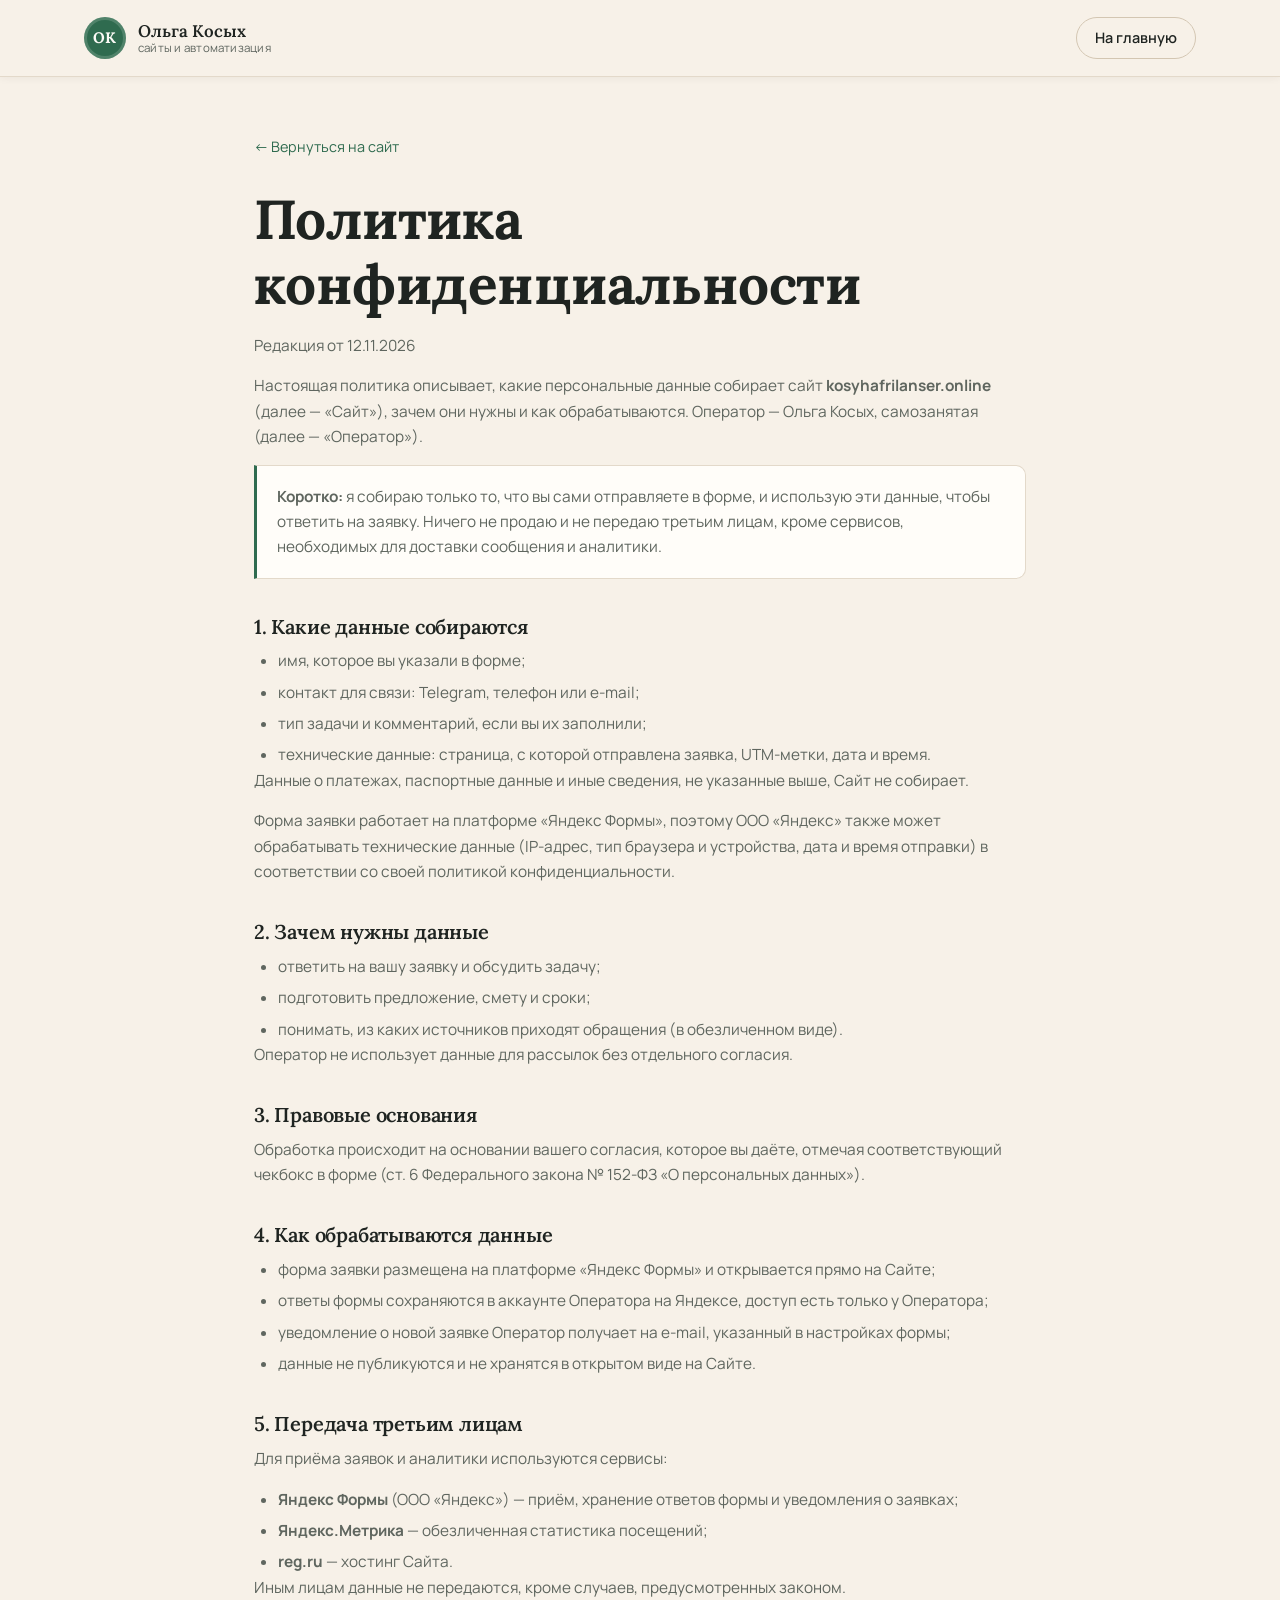
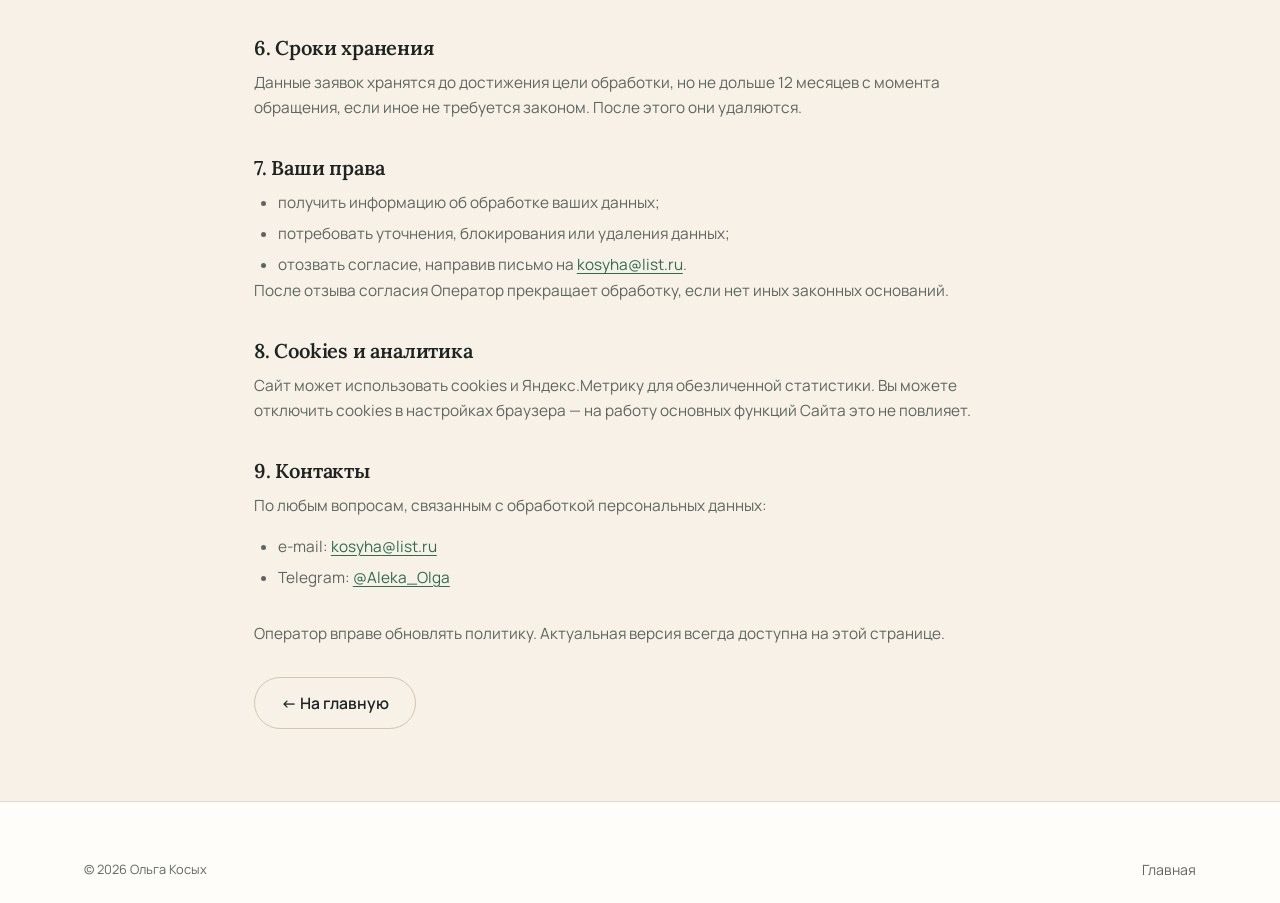
<file: privacy.html>
<!DOCTYPE html>
<html lang="ru">
<head>
  <meta charset="utf-8">
  <meta name="viewport" content="width=device-width, initial-scale=1">
  <title>Политика конфиденциальности — Ольга Косых</title>
  <meta name="description" content="Политика конфиденциальности сайта Ольги Косых: какие данные собираются, зачем и как хранятся.">
  <meta name="robots" content="noindex, follow">
  <link rel="canonical" href="https://kosyhafrilanser.online/privacy.html">
  <meta name="theme-color" content="#F7F1E8" media="(prefers-color-scheme: light)">
  <meta name="theme-color" content="#141816" media="(prefers-color-scheme: dark)">
  <link rel="icon" href="assets/img/favicon.svg" type="image/svg+xml">
  <link rel="preconnect" href="https://fonts.googleapis.com">
  <link rel="preconnect" href="https://fonts.gstatic.com" crossorigin>
  <link rel="stylesheet" href="https://fonts.googleapis.com/css2?family=Lora:wght@500;600;700&family=Manrope:wght@400;500;600;700&display=swap">
  <link rel="stylesheet" href="css/styles.css">
  <script>
    (function () {
      document.documentElement.classList.add('js');
      try {
        var saved = localStorage.getItem('theme');
        var theme = saved || (window.matchMedia('(prefers-color-scheme: dark)').matches ? 'dark' : 'light');
        document.documentElement.setAttribute('data-theme', theme);
      } catch (e) {
        document.documentElement.setAttribute('data-theme', 'light');
      }
    })();
  </script>
  <style>
    .legal { padding: calc(var(--header-h) + 56px) 0 72px; }
    .legal .container { max-width: 820px; }
    .legal h1 { margin-bottom: .3em; }
    .legal h2 { font-size: 1.25rem; margin-top: 1.8em; }
    .legal p, .legal li { color: var(--muted); font-size: .96rem; }
    .legal ul { list-style: disc; padding-left: 1.4em; display: grid; gap: 6px; }
    .legal .back { display: inline-flex; align-items: center; gap: 8px; margin-bottom: 28px; font-size: .9rem; text-decoration: none; }
    .legal-box { padding: 18px 20px; border: 1px solid var(--border); border-left: 3px solid var(--accent); border-radius: 0 var(--radius-sm) var(--radius-sm) 0; background: var(--surface); }
    .legal-date { color: var(--muted); font-size: .85rem; }
  </style>
</head>
<body>
<header class="site-header is-scrolled">
  <div class="container header-inner">
    <a class="brand" href="index.html">
      <span class="brand-mark" aria-hidden="true">ОК</span>
      <span class="brand-text">
        <strong>Ольга Косых</strong>
        <small>сайты и автоматизация</small>
      </span>
    </a>
    <a class="btn btn-small btn-ghost" href="index.html">На главную</a>
  </div>
</header>

<main class="legal" id="main">
  <div class="container">
    <a class="back" href="index.html">← Вернуться на сайт</a>
    <h1>Политика конфиденциальности</h1>
    <p class="legal-date">Редакция от 12.11.2026</p>

    <p>Настоящая политика описывает, какие персональные данные собирает сайт <strong>kosyhafrilanser.online</strong> (далее — «Сайт»), зачем они нужны и как обрабатываются. Оператор — Ольга Косых, самозанятая (далее — «Оператор»).</p>

    <div class="legal-box">
      <p><strong>Коротко:</strong> я собираю только то, что вы сами отправляете в форме, и использую эти данные, чтобы ответить на заявку. Ничего не продаю и не передаю третьим лицам, кроме сервисов, необходимых для доставки сообщения и аналитики.</p>
    </div>

    <h2>1. Какие данные собираются</h2>
    <ul>
      <li>имя, которое вы указали в форме;</li>
      <li>контакт для связи: Telegram, телефон или e-mail;</li>
      <li>тип задачи и комментарий, если вы их заполнили;</li>
      <li>технические данные: страница, с которой отправлена заявка, UTM-метки, дата и время.</li>
    </ul>
    <p>Данные о платежах, паспортные данные и иные сведения, не указанные выше, Сайт не собирает.</p>
    <p>Форма заявки работает на платформе «Яндекс Формы», поэтому ООО «Яндекс» также может обрабатывать технические данные (IP-адрес, тип браузера и устройства, дата и время отправки) в соответствии со своей политикой конфиденциальности.</p>

    <h2>2. Зачем нужны данные</h2>
    <ul>
      <li>ответить на вашу заявку и обсудить задачу;</li>
      <li>подготовить предложение, смету и сроки;</li>
      <li>понимать, из каких источников приходят обращения (в обезличенном виде).</li>
    </ul>
    <p>Оператор не использует данные для рассылок без отдельного согласия.</p>

    <h2>3. Правовые основания</h2>
    <p>Обработка происходит на основании вашего согласия, которое вы даёте, отмечая соответствующий чекбокс в форме (ст. 6 Федерального закона № 152-ФЗ «О персональных данных»).</p>

    <h2>4. Как обрабатываются данные</h2>
    <ul>
      <li>форма заявки размещена на платформе «Яндекс Формы» и открывается прямо на Сайте;</li>
      <li>ответы формы сохраняются в аккаунте Оператора на Яндексе, доступ есть только у Оператора;</li>
      <li>уведомление о новой заявке Оператор получает на e-mail, указанный в настройках формы;</li>
      <li>данные не публикуются и не хранятся в открытом виде на Сайте.</li>
    </ul>

    <h2>5. Передача третьим лицам</h2>
    <p>Для приёма заявок и аналитики используются сервисы:</p>
    <ul>
      <li><strong>Яндекс Формы</strong> (ООО «Яндекс») — приём, хранение ответов формы и уведомления о заявках;</li>
      <li><strong>Яндекс.Метрика</strong> — обезличенная статистика посещений;</li>
      <li><strong>reg.ru</strong> — хостинг Сайта.</li>
    </ul>
    <p>Иным лицам данные не передаются, кроме случаев, предусмотренных законом.</p>

    <h2>6. Сроки хранения</h2>
    <p>Данные заявок хранятся до достижения цели обработки, но не дольше 12 месяцев с момента обращения, если иное не требуется законом. После этого они удаляются.</p>

    <h2>7. Ваши права</h2>
    <ul>
      <li>получить информацию об обработке ваших данных;</li>
      <li>потребовать уточнения, блокирования или удаления данных;</li>
      <li>отозвать согласие, направив письмо на <a href="mailto:kosyha@list.ru">kosyha@list.ru</a>.</li>
    </ul>
    <p>После отзыва согласия Оператор прекращает обработку, если нет иных законных оснований.</p>

    <h2>8. Cookies и аналитика</h2>
    <p>Сайт может использовать cookies и Яндекс.Метрику для обезличенной статистики. Вы можете отключить cookies в настройках браузера — на работу основных функций Сайта это не повлияет.</p>

    <h2>9. Контакты</h2>
    <p>По любым вопросам, связанным с обработкой персональных данных:</p>
    <ul>
      <li>e-mail: <a href="mailto:kosyha@list.ru">kosyha@list.ru</a></li>
      <li>Telegram: <a href="https://t.me/Aleka_Olga" target="_blank" rel="noopener">@Aleka_Olga</a></li>
    </ul>

    <p class="legal-date" style="margin-top:2em;">Оператор вправе обновлять политику. Актуальная версия всегда доступна на этой странице.</p>

    <p style="margin-top:2em;"><a class="btn btn-ghost" href="index.html">← На главную</a></p>
  </div>
</main>

<footer class="site-footer">
  <div class="container footer-bottom" style="border-top:0;padding-top:0;">
    <span>© <span id="year">2026</span> Ольга Косых</span>
    <a href="index.html">Главная</a>
  </div>
</footer>

<script>
  document.getElementById('year').textContent = new Date().getFullYear();
</script>
</body>
</html>
</file>
<file: css/styles.css>
/* =========================================================
   Ольга Косых — сайты и автоматизация для малого бизнеса
   Стили: светлая/тёмная тема, адаптив, умеренные анимации
   ========================================================= */

/* ---------- Токены ---------- */
:root {
  --bg: #F7F1E8;
  --bg-alt: #F1E9DC;
  --surface: #FFFDF9;
  --surface-2: #FBF6EC;
  --text: #1F2421;
  --muted: #5F665F;
  --accent: #2F6B4F;
  --accent-hover: #24543E;
  --accent-soft: #E3EFE7;
  --on-accent: #FBFAF6;
  --border: #E3D9CA;
  --border-strong: #D3C6B2;
  --shadow-sm: 0 2px 8px rgba(46, 38, 26, .06);
  --shadow-md: 0 14px 40px rgba(46, 38, 26, .10);
  --shadow-lg: 0 28px 80px rgba(46, 38, 26, .16);
  --radius-sm: 10px;
  --radius: 18px;
  --radius-lg: 28px;
  --container: 1160px;
  --header-h: 76px;
  --font-body: "Manrope", "Segoe UI", system-ui, -apple-system, sans-serif;
  --font-head: "Lora", Georgia, "Times New Roman", serif;
  --ease: cubic-bezier(.22, .61, .36, 1);
}

[data-theme="dark"] {
  --bg: #141816;
  --bg-alt: #101412;
  --surface: #1D2420;
  --surface-2: #222B26;
  --text: #EDE8DE;
  --muted: #A9B3AA;
  --accent: #6FBF8F;
  --accent-hover: #8BD3A6;
  --accent-soft: #22392C;
  --on-accent: #102018;
  --border: #2C3630;
  --border-strong: #3A463F;
  --shadow-sm: 0 2px 8px rgba(0, 0, 0, .25);
  --shadow-md: 0 14px 40px rgba(0, 0, 0, .35);
  --shadow-lg: 0 28px 80px rgba(0, 0, 0, .45);
}

/* ---------- Сброс и база ---------- */
*, *::before, *::after { box-sizing: border-box; }

html {
  scroll-behavior: smooth;
  -webkit-text-size-adjust: 100%;
}

body {
  margin: 0;
  background: var(--bg);
  color: var(--text);
  font-family: var(--font-body);
  font-size: 17px;
  line-height: 1.65;
  font-weight: 400;
  -webkit-font-smoothing: antialiased;
  text-rendering: optimizeLegibility;
  overflow-x: hidden;
}

img, svg { display: block; max-width: 100%; }
img { height: auto; }

h1, h2, h3, h4 {
  font-family: var(--font-head);
  font-weight: 600;
  line-height: 1.18;
  letter-spacing: -.01em;
  margin: 0 0 .5em;
  color: var(--text);
}

h1 { font-size: clamp(2rem, 1.35rem + 2.6vw, 3.55rem); font-weight: 700; }
h2 { font-size: clamp(1.6rem, 1.25rem + 1.6vw, 2.5rem); }
h3 { font-size: clamp(1.1rem, 1rem + .45vw, 1.32rem); }
p { margin: 0 0 1em; }
p:last-child { margin-bottom: 0; }

a { color: var(--accent); text-decoration-thickness: 1px; text-underline-offset: 3px; }
a:hover { color: var(--accent-hover); }

strong { font-weight: 700; }
em { font-style: italic; color: var(--accent); }

ul, ol { margin: 0; padding: 0; list-style: none; }

button, input, select, textarea { font: inherit; color: inherit; }

:focus-visible {
  outline: 3px solid var(--accent);
  outline-offset: 3px;
  border-radius: 4px;
}

::selection { background: var(--accent); color: var(--on-accent); }

[hidden] { display: none !important; }

.container {
  width: 100%;
  max-width: var(--container);
  margin-inline: auto;
  padding-inline: 24px;
}

section[id] { scroll-margin-top: calc(var(--header-h) + 16px); }

.sr-only {
  position: absolute; width: 1px; height: 1px; padding: 0; margin: -1px;
  overflow: hidden; clip: rect(0 0 0 0); white-space: nowrap; border: 0;
}

.skip-link {
  position: fixed; left: 16px; top: -80px; z-index: 200;
  padding: 10px 18px; background: var(--accent); color: var(--on-accent);
  border-radius: var(--radius-sm); text-decoration: none; transition: top .2s;
}
.skip-link:focus { top: 16px; color: var(--on-accent); }

/* ---------- Кнопки ---------- */
.btn {
  --btn-bg: var(--accent);
  --btn-fg: var(--on-accent);
  display: inline-flex;
  align-items: center;
  justify-content: center;
  gap: 10px;
  min-height: 52px;
  padding: 14px 26px;
  border: 1px solid transparent;
  border-radius: 999px;
  background: var(--btn-bg);
  color: var(--btn-fg);
  font-weight: 600;
  font-size: .98rem;
  line-height: 1.2;
  text-decoration: none;
  cursor: pointer;
  transition: transform .2s var(--ease), background .2s, box-shadow .2s, border-color .2s;
  box-shadow: 0 6px 18px rgba(47, 107, 79, .18);
}
.btn:hover { transform: translateY(-2px); color: var(--btn-fg); }
.btn:active { transform: translateY(0); }

.btn-primary { background: var(--accent); color: var(--on-accent); }
.btn-primary:hover { background: var(--accent-hover); }

.btn-ghost {
  background: transparent;
  color: var(--text);
  border-color: var(--border-strong);
  box-shadow: none;
}
.btn-ghost:hover { background: var(--surface); border-color: var(--accent); color: var(--text); }

.btn-small { min-height: 42px; padding: 10px 18px; font-size: .9rem; }
.btn-block { width: 100%; }

/* ---------- Шапка ---------- */
.site-header {
  position: fixed;
  inset: 0 0 auto;
  z-index: 100;
  height: var(--header-h);
  display: flex;
  align-items: center;
  transition: background .25s, box-shadow .25s, backdrop-filter .25s;
}
.site-header.is-scrolled {
  background: color-mix(in srgb, var(--bg) 82%, transparent);
  backdrop-filter: blur(14px);
  -webkit-backdrop-filter: blur(14px);
  box-shadow: 0 1px 0 var(--border), var(--shadow-sm);
}

.header-inner {
  display: flex;
  align-items: center;
  justify-content: space-between;
  gap: 24px;
}

.brand {
  display: inline-flex;
  align-items: center;
  gap: 12px;
  text-decoration: none;
  color: var(--text);
}
.brand:hover { color: var(--text); }
.brand-mark {
  display: grid;
  place-items: center;
  width: 42px; height: 42px;
  border-radius: 50%;
  background: var(--accent);
  color: var(--on-accent);
  font-family: var(--font-head);
  font-weight: 700;
  font-size: .95rem;
  letter-spacing: .02em;
  flex: none;
  box-shadow: inset 0 0 0 3px color-mix(in srgb, var(--on-accent) 16%, transparent);
}
.brand-text { display: flex; flex-direction: column; line-height: 1.2; }
.brand-text strong { font-family: var(--font-head); font-size: 1.05rem; font-weight: 600; }
.brand-text small { color: var(--muted); font-size: .72rem; letter-spacing: .02em; }

.nav {
  display: flex;
  align-items: center;
  gap: 26px;
}
.nav a {
  position: relative;
  color: var(--muted);
  font-size: .92rem;
  font-weight: 500;
  text-decoration: none;
  transition: color .2s;
}
.nav a:hover { color: var(--text); }
.nav a::after {
  content: "";
  position: absolute;
  left: 0; right: 100%; bottom: -6px;
  height: 2px;
  background: var(--accent);
  border-radius: 2px;
  transition: right .25s var(--ease);
}
.nav a:hover::after,
.nav a.is-active::after { right: 0; }
.nav a.is-active { color: var(--text); }
.nav .nav-cta {
  padding: 10px 18px;
  border-radius: 999px;
  background: var(--accent);
  color: var(--on-accent);
  font-weight: 600;
}
.nav .nav-cta:hover { background: var(--accent-hover); color: var(--on-accent); }
.nav .nav-cta::after { display: none; }

.header-actions { display: flex; align-items: center; gap: 10px; }

.theme-toggle {
  display: grid;
  place-items: center;
  width: 42px; height: 42px;
  border: 1px solid var(--border);
  border-radius: 50%;
  background: var(--surface);
  color: var(--text);
  cursor: pointer;
  transition: background .2s, border-color .2s, transform .2s;
}
.theme-toggle:hover { border-color: var(--accent); transform: rotate(12deg); }
.icon-moon { display: block; }
.icon-sun { display: none; }
[data-theme="dark"] .icon-moon { display: none; }
[data-theme="dark"] .icon-sun { display: block; }

.burger {
  display: none;
  width: 42px; height: 42px;
  border: 1px solid var(--border);
  border-radius: 50%;
  background: var(--surface);
  cursor: pointer;
  padding: 0;
  place-items: center;
  gap: 4px;
  flex-direction: column;
}
.burger span {
  display: block;
  width: 17px; height: 2px;
  background: var(--text);
  border-radius: 2px;
  transition: transform .25s, opacity .2s;
}
.burger[aria-expanded="true"] span:nth-child(1) { transform: translateY(6px) rotate(45deg); }
.burger[aria-expanded="true"] span:nth-child(2) { opacity: 0; }
.burger[aria-expanded="true"] span:nth-child(3) { transform: translateY(-6px) rotate(-45deg); }

/* ---------- Секции ---------- */
.section { padding: clamp(64px, 8vw, 112px) 0; }
.section-alt { background: var(--bg-alt); }

.section-head { max-width: 720px; margin: 0 auto clamp(36px, 5vw, 56px); text-align: center; }
.section-head--left { margin-inline: 0; text-align: left; }

.eyebrow {
  display: inline-flex;
  align-items: center;
  gap: 8px;
  margin: 0 0 14px;
  color: var(--accent);
  font-size: .78rem;
  font-weight: 700;
  letter-spacing: .14em;
  text-transform: uppercase;
}
.eyebrow::before {
  content: "";
  width: 22px; height: 2px;
  background: currentColor;
  border-radius: 2px;
}

.section-sub { color: var(--muted); font-size: 1.04rem; margin: 14px 0 0; }
.section-sub a { color: var(--accent); }

/* ---------- Hero ---------- */
.hero {
  position: relative;
  padding: calc(var(--header-h) + clamp(44px, 6vw, 84px)) 0 clamp(64px, 8vw, 112px);
  overflow: hidden;
}
.hero-glow {
  position: absolute;
  top: -20%; right: -10%;
  width: 62vw; height: 62vw;
  max-width: 820px; max-height: 820px;
  background: radial-gradient(circle at center, color-mix(in srgb, var(--accent) 16%, transparent), transparent 66%);
  pointer-events: none;
  z-index: 0;
}
.hero-grid {
  position: relative;
  z-index: 1;
  display: grid;
  grid-template-columns: 1.08fr .92fr;
  gap: clamp(36px, 6vw, 80px);
  align-items: center;
}

.badge {
  display: inline-flex;
  align-items: center;
  gap: 9px;
  margin: 0 0 22px;
  padding: 7px 14px;
  border: 1px solid var(--border);
  border-radius: 999px;
  background: var(--surface);
  color: var(--muted);
  font-size: .8rem;
  font-weight: 600;
}
.pulse {
  position: relative;
  width: 8px; height: 8px;
  border-radius: 50%;
  background: var(--accent);
  flex: none;
}
.pulse::after {
  content: "";
  position: absolute; inset: -4px;
  border-radius: 50%;
  border: 1px solid var(--accent);
  opacity: .5;
  animation: pulse 2.4s infinite;
}
@keyframes pulse {
  0% { transform: scale(.7); opacity: .7; }
  70%, 100% { transform: scale(1.5); opacity: 0; }
}

.hero h1 { margin-bottom: .42em; text-wrap: balance; }
.hero h1 .h1-sub {
  display: block;
  margin-top: .4em;
  font-family: var(--font-body);
  font-size: clamp(1.05rem, .95rem + .45vw, 1.32rem);
  font-weight: 500;
  line-height: 1.4;
  letter-spacing: 0;
  color: var(--muted);
}
.hero .lead { max-width: 560px; color: var(--muted); font-size: clamp(1.02rem, .96rem + .3vw, 1.16rem); }

.hero-actions {
  display: flex;
  flex-wrap: wrap;
  gap: 12px;
  margin: 30px 0 26px;
}

.trust-chips {
  display: flex;
  flex-wrap: wrap;
  gap: 8px 18px;
  color: var(--muted);
  font-size: .84rem;
}
.trust-chips li { display: inline-flex; align-items: center; gap: 7px; }
.trust-chips li::before {
  content: "";
  width: 5px; height: 5px;
  border-radius: 50%;
  background: var(--accent);
}

/* Фото */
.hero-media { position: relative; max-width: 440px; margin-inline: auto; width: 100%; }
.photo-frame {
  position: relative;
  border-radius: var(--radius);
  overflow: hidden;
  border: 1px solid var(--border);
  background: var(--surface-2);
  box-shadow: var(--shadow-lg);
  aspect-ratio: 4 / 5;
}
.photo-frame img { width: 100%; height: 100%; object-fit: cover; object-position: 50% 30%; }
.photo-frame::after {
  content: "";
  position: absolute; inset: 0;
  border-radius: inherit;
  box-shadow: inset 0 0 0 1px color-mix(in srgb, var(--text) 6%, transparent);
  pointer-events: none;
}

.photo-caption {
  position: absolute;
  left: 14px; right: 14px; bottom: 14px;
  display: flex;
  align-items: center;
  gap: 10px;
  padding: 10px 14px;
  border-radius: 12px;
  background: color-mix(in srgb, var(--surface) 92%, transparent);
  backdrop-filter: blur(6px);
  box-shadow: var(--shadow-sm);
  font-size: .78rem;
  line-height: 1.3;
}
.photo-caption strong { display: block; font-weight: 700; }
.photo-caption small { color: var(--muted); font-size: .7rem; }
.status-dot {
  width: 9px; height: 9px;
  border-radius: 50%;
  background: #3FA76B;
  box-shadow: 0 0 0 4px color-mix(in srgb, #3FA76B 18%, transparent);
  flex: none;
}

/* ---------- Боли ---------- */
.pain-grid {
  display: grid;
  grid-template-columns: repeat(auto-fit, minmax(220px, 1fr));
  gap: 18px;
}
.pain-card {
  padding: 26px 22px;
  border: 1px solid var(--border);
  border-radius: var(--radius);
  background: var(--surface);
  box-shadow: var(--shadow-sm);
  transition: transform .25s var(--ease), box-shadow .25s, border-color .25s;
}
.pain-card:hover { transform: translateY(-4px); box-shadow: var(--shadow-md); border-color: var(--border-strong); }
.pain-icon {
  display: grid;
  place-items: center;
  width: 48px; height: 48px;
  margin-bottom: 18px;
  border-radius: 14px;
  background: var(--accent-soft);
  color: var(--accent);
}
.pain-card h3 { font-size: 1.08rem; margin-bottom: 8px; }
.pain-card p { color: var(--muted); font-size: .92rem; }

.pains-note { margin: 34px 0 0; text-align: center; color: var(--muted); }
.pains-note a { font-weight: 600; }

/* ---------- Услуги ---------- */
.service-grid {
  display: grid;
  grid-template-columns: repeat(3, 1fr);
  gap: 20px;
  align-items: stretch;
}
.service-card {
  position: relative;
  display: flex;
  flex-direction: column;
  padding: 28px 26px;
  border: 1px solid var(--border);
  border-radius: var(--radius);
  background: var(--surface);
  box-shadow: var(--shadow-sm);
  transition: transform .25s var(--ease), box-shadow .25s;
}
.service-card:hover { transform: translateY(-4px); box-shadow: var(--shadow-md); }
.service-card p { color: var(--muted); font-size: .93rem; }
.service-top { display: flex; align-items: center; justify-content: space-between; gap: 12px; margin-bottom: 16px; }
.service-num {
  font-family: var(--font-head);
  font-size: 1.6rem;
  color: #858C85;
  line-height: 1;
}
[data-theme="dark"] .service-num { color: #7E8A82; }
.service-tag {
  padding: 5px 10px;
  border-radius: 999px;
  background: var(--surface-2);
  border: 1px solid var(--border);
  color: var(--muted);
  font-size: .7rem;
  font-weight: 700;
  letter-spacing: .04em;
  text-transform: uppercase;
  white-space: nowrap;
}
.service-tag--hot { background: var(--accent); border-color: var(--accent); color: var(--on-accent); }

.service-card--featured {
  border-color: var(--accent);
  box-shadow: 0 18px 50px color-mix(in srgb, var(--accent) 18%, transparent);
  transform: translateY(-6px);
}
.service-card--featured:hover { transform: translateY(-10px); }

.check-list { display: grid; gap: 9px; margin: 18px 0 22px; }
.check-list li {
  position: relative;
  padding-left: 26px;
  color: var(--muted);
  font-size: .9rem;
}
.check-list li::before {
  content: "";
  position: absolute;
  left: 0; top: .42em;
  width: 13px; height: 7px;
  border-left: 2px solid var(--accent);
  border-bottom: 2px solid var(--accent);
  transform: rotate(-45deg);
  border-radius: 1px;
}

.service-foot { margin-top: auto; display: flex; align-items: center; justify-content: space-between; gap: 12px; }
.price { font-weight: 700; font-size: .9rem; }

/* ---------- Кейсы ---------- */
.cases-list { display: grid; gap: 16px; }

.case {
  border: 1px solid var(--border);
  border-radius: var(--radius);
  background: var(--surface);
  box-shadow: var(--shadow-sm);
  overflow: hidden;
  transition: border-color .25s, box-shadow .25s;
}
.case[open] { border-color: var(--border-strong); box-shadow: var(--shadow-md); }

.case-summary {
  display: grid;
  grid-template-columns: 1fr auto;
  grid-template-areas:
    "status icon"
    "title  icon"
    "meta   icon";
  align-items: center;
  column-gap: 20px;
  padding: 24px 28px;
  cursor: pointer;
  list-style: none;
  user-select: none;
}
.case-summary::-webkit-details-marker { display: none; }
.case-summary:hover > h3 { color: var(--accent); }
.case-summary > .case-status { grid-area: status; justify-self: start; }
.case-summary > h3 { grid-area: title; margin: 8px 0 4px; transition: color .2s; }
.case-meta { grid-area: meta; margin: 0; color: var(--muted); font-size: .8rem; }
.case-summary > .acc-icon { grid-area: icon; }
.case-status {
  display: inline-block;
  padding: 4px 10px;
  border-radius: 999px;
  font-size: .68rem;
  font-weight: 700;
  letter-spacing: .06em;
  text-transform: uppercase;
  border: 1px solid transparent;
}
.case-status--real { background: var(--accent-soft); color: var(--accent); border-color: color-mix(in srgb, var(--accent) 30%, transparent); }
.case-status--wip { background: #F6E7CF; color: #8A5A17; border-color: #E7CFA7; }
[data-theme="dark"] .case-status--wip { background: #3A2C17; color: #F0C479; border-color: #574121; }
.case-status--demo { background: var(--surface-2); color: var(--muted); border-color: var(--border); }

.acc-icon {
  position: relative;
  width: 34px; height: 34px;
  flex: none;
  border: 1px solid var(--border);
  border-radius: 50%;
  transition: background .2s, border-color .2s, transform .25s;
}
.acc-icon::before,
.acc-icon::after {
  content: "";
  position: absolute;
  top: 50%; left: 50%;
  width: 12px; height: 2px;
  background: var(--text);
  border-radius: 2px;
  transform: translate(-50%, -50%);
  transition: transform .25s, background .2s;
}
.acc-icon::after { transform: translate(-50%, -50%) rotate(90deg); }
details[open] > summary .acc-icon { background: var(--accent); border-color: var(--accent); }
details[open] > summary .acc-icon::before,
details[open] > summary .acc-icon::after { background: var(--on-accent); }
details[open] > summary .acc-icon::after { transform: translate(-50%, -50%) rotate(0deg); }

.case-body {
  display: grid;
  grid-template-columns: 1fr 1fr;
  gap: clamp(20px, 4vw, 44px);
  padding: 0 28px 30px;
  animation: fadeIn .35s var(--ease);
}
@keyframes fadeIn { from { opacity: 0; transform: translateY(-6px); } to { opacity: 1; transform: none; } }

.case-visual {
  border-radius: var(--radius);
  padding: 22px;
  background: var(--surface-2);
  border: 1px solid var(--border);
  align-self: start;
  position: sticky;
  top: calc(var(--header-h) + 20px);
}
.case-text { display: grid; gap: 18px; align-content: start; }
.case-block p { color: var(--muted); font-size: .92rem; margin: 4px 0 0; }
.case-label {
  display: inline-block;
  font-size: .7rem;
  font-weight: 700;
  letter-spacing: .1em;
  text-transform: uppercase;
  color: var(--accent);
}
.text-link {
  justify-self: start;
  display: inline-block;
  padding: 0;
  border: 0;
  background: none;
  color: var(--accent);
  font-weight: 600;
  font-size: .9rem;
  text-decoration: underline;
  text-underline-offset: 4px;
  cursor: pointer;
}

/* Мини-макеты в кейсах */
.browser {
  border-radius: 12px;
  overflow: hidden;
  background: #FFFDF9;
  border: 1px solid rgba(0, 0, 0, .08);
  box-shadow: 0 16px 34px rgba(40, 32, 20, .14);
  font-size: 0;
}
.browser-bar {
  display: flex;
  align-items: center;
  gap: 5px;
  padding: 9px 11px;
  background: #F0E9DE;
  border-bottom: 1px solid rgba(0, 0, 0, .06);
}
.browser-bar span { width: 7px; height: 7px; border-radius: 50%; background: #D5C9B7; }
.browser-bar span:first-child { background: #E49B8F; }
.browser-bar span:nth-child(2) { background: #E8C97F; }
.browser-bar span:nth-child(3) { background: #9CC9A5; }
.browser-bar i {
  display: block;
  flex: 1;
  height: 8px;
  margin-left: 8px;
  border-radius: 999px;
  background: #E4DACB;
}
.browser-body { padding: 14px; }

.sk-nav { display: flex; align-items: center; gap: 8px; margin-bottom: 14px; }
.sk-nav b { width: 26px; height: 26px; border-radius: 50%; background: #2F6B4F; }
.sk-nav span { width: 34px; height: 6px; border-radius: 4px; background: #DCD2C2; }
.sk-nav span:last-child { margin-left: auto; width: 52px; height: 16px; border-radius: 999px; background: #2F6B4F; }

.sk-hero { display: grid; grid-template-columns: 1.2fr .8fr; gap: 12px; align-items: center; margin-bottom: 12px; }
.sk-lines b { display: block; height: 12px; border-radius: 4px; background: #3B423C; margin-bottom: 7px; }
.sk-lines b:first-child { width: 86%; }
.sk-lines b:nth-child(2) { width: 62%; background: #6E756E; height: 8px; }
.sk-lines i { display: block; width: 74%; height: 6px; border-radius: 4px; background: #DDD3C4; margin-bottom: 5px; }
.sk-lines u { display: block; width: 58px; height: 16px; margin-top: 9px; border-radius: 999px; background: #2F6B4F; }
.sk-photo { aspect-ratio: 1 / 1.15; border-radius: 10px; background: linear-gradient(140deg, #C9DCCF, #8FB8A0); }

.sk-cards { display: grid; grid-template-columns: repeat(3, 1fr); gap: 7px; }
.sk-cards span { height: 34px; border-radius: 7px; background: #F1EADF; border: 1px solid #E6DCCB; }

/* Кейс «Инструменты» */
.case-visual--tools .browser { background: #FFFCF6; }
.case-visual--tools .sk-nav b { background: #B4622D; }
.case-visual--tools .sk-nav span:last-child { background: #B4622D; }
.case-visual--tools .sk-shop { display: grid; grid-template-columns: repeat(3, 1fr); gap: 7px; }
.case-visual--tools .sk-shop span {
  aspect-ratio: 1 / .82;
  border-radius: 7px;
  background: linear-gradient(150deg, #F3E4CE, #E4CBA6);
  border: 1px solid #E0CDAF;
}
.case-visual--tools .sk-shop span:nth-child(2) { background: linear-gradient(150deg, #E8D3B7, #D5B58B); }
.case-visual--tools .sk-shop span:nth-child(5) { background: linear-gradient(150deg, #DCE7DC, #B9D0BD); }
.case-visual--tools .sk-line { height: 8px; width: 54%; margin-top: 12px; border-radius: 4px; background: #E4D7C3; }

/* Кейс «Бот» */
.case-visual--bot { display: grid; place-items: center; }
.chat-mock { display: grid; gap: 8px; width: 100%; max-width: 300px; }
.chat-msg {
  max-width: 86%;
  padding: 9px 12px;
  border-radius: 14px;
  font-size: .74rem;
  line-height: 1.4;
}
.chat-msg--in {
  justify-self: start;
  background: #FFFFFF;
  color: #333A35;
  border-bottom-left-radius: 4px;
  box-shadow: 0 2px 6px rgba(0, 0, 0, .06);
}
.chat-msg--out {
  justify-self: end;
  background: #2F6B4F;
  color: #F7FBF8;
  border-bottom-right-radius: 4px;
}
[data-theme="dark"] .case-visual--bot { background: #171D1A; }
[data-theme="dark"] .chat-msg--in { background: #2A332D; color: #E7E2D8; }

/* Кейс «Шоколад»: сказочная ночная сцена и 4 вкуса */
.case-visual--choco .browser { background: #221A33; }
.case-visual--choco .browser-bar { background: #191328; border-bottom-color: rgba(255, 255, 255, .07); }
.case-visual--choco .browser-bar span { background: #4A3F63; }
.case-visual--choco .browser-bar i { background: #3A3152; }
.case-visual--choco .browser-body { padding: 0; }
.choco-sky {
  position: relative;
  height: 148px;
  background: linear-gradient(180deg, #2B2247 0%, #4A3260 60%, #7A4E6D 100%);
  overflow: hidden;
}
.choco-moon {
  position: absolute;
  top: 16px; right: 24px;
  width: 26px; height: 26px;
  border-radius: 50%;
  background: #F4E7C3;
  box-shadow: 0 0 20px rgba(244, 231, 195, .5);
}
.choco-cloud { position: absolute; height: 13px; border-radius: 999px; background: rgba(247, 241, 232, .32); }
.choco-cloud--a { top: 30px; left: 18px; width: 64px; }
.choco-cloud--b { top: 56px; left: 64px; width: 44px; background: rgba(247, 241, 232, .22); }
.choco-castle {
  position: absolute;
  left: 26px; bottom: -2px;
  width: 128px; height: 58px;
  background: #241C3B;
  clip-path: polygon(0 100%, 0 46%, 14% 46%, 14% 26%, 22% 26%, 22% 46%, 36% 46%, 36% 12%, 44% 0, 52% 0, 52% 12%, 62% 12%, 62% 46%, 76% 46%, 76% 30%, 84% 30%, 84% 46%, 100% 46%, 100% 100%);
}
.choco-hill {
  position: absolute;
  right: -24px; bottom: -34px;
  width: 130px; height: 78px;
  border-radius: 50%;
  background: #1E1733;
}
.choco-row { display: grid; grid-template-columns: repeat(4, 1fr); gap: 7px; padding: 12px; background: #F4EBDD; }
.choco { aspect-ratio: 1 / 1.25; border-radius: 6px; position: relative; overflow: hidden; box-shadow: inset 0 -14px 0 rgba(0, 0, 0, .14); }
.choco::after { content: ""; position: absolute; top: 42%; left: 15%; right: 15%; height: 10px; border-radius: 3px; background: rgba(255, 255, 255, .55); }
.choco--ruby { background: linear-gradient(160deg, #C06A79, #9E4455); }
.choco--caramel { background: linear-gradient(160deg, #DCB276, #C08A4B); }
.choco--forest { background: linear-gradient(160deg, #6FA184, #4E8266); }
.choco--midnight { background: linear-gradient(160deg, #5A6AA0, #3C4A78); }
[data-theme="dark"] .case-visual--choco .browser { background: #1B1529; }
[data-theme="dark"] .choco-row { background: #241F30; }

/* Кейс «TimeTracker»: окно приложения с канбан-доской */
.case-visual--tracker { display: grid; place-items: center; }
.app-window {
  width: 100%;
  border-radius: 12px;
  overflow: hidden;
  background: #FFFDF9;
  border: 1px solid rgba(0, 0, 0, .08);
  box-shadow: 0 16px 34px rgba(40, 32, 20, .14);
}
.app-titlebar {
  display: flex; align-items: center; gap: 5px;
  padding: 9px 12px;
  background: #EEF3EF;
  border-bottom: 1px solid rgba(0, 0, 0, .06);
}
.app-titlebar b { width: 7px; height: 7px; border-radius: 50%; background: #C6D8C9; }
.app-titlebar b:first-child { background: #E49B8F; }
.app-titlebar span { margin-left: 6px; font-size: .62rem; font-weight: 700; letter-spacing: .05em; color: #5F665F; }
.kanban { display: grid; grid-template-columns: repeat(3, 1fr); gap: 8px; padding: 12px; }
.kb-col { display: grid; gap: 6px; align-content: start; padding: 8px; background: #F1EEE6; border: 1px solid #E6E0D3; border-radius: 8px; }
.kb-title { height: 6px; width: 62%; border-radius: 4px; background: #2F6B4F; }
.kb-card { height: 24px; border-radius: 6px; background: #FFFFFF; border: 1px solid #E7E1D4; box-shadow: 0 1px 2px rgba(0, 0, 0, .04); }
.kb-card--accent { border-left: 3px solid #2F6B4F; }
.app-timer {
  display: flex; align-items: center; gap: 8px;
  margin: 0 12px 12px; padding: 8px 11px;
  border-radius: 8px;
  background: #2F6B4F;
}
.app-timer b { width: 8px; height: 8px; border-radius: 50%; background: #9FE0B5; }
.app-timer i { font-style: normal; font-size: .7rem; font-weight: 700; letter-spacing: .1em; color: #F7FBF8; }

/* Несколько ссылок в «тексте» кейса */
.case-links { display: grid; gap: 8px; justify-items: start; }

.more-projects {
  display: flex;
  flex-wrap: wrap;
  align-items: center;
  gap: 8px 22px;
  margin-top: 28px;
  padding-top: 22px;
  border-top: 1px solid var(--border);
  font-size: .88rem;
}
.more-label { color: var(--muted); font-weight: 600; }
.more-projects a { text-decoration: none; border-bottom: 1px dashed var(--border-strong); }
.more-projects a:hover { border-color: var(--accent); }

/* ---------- Квиз ---------- */
.quiz-wrap {
  display: grid;
  grid-template-columns: .85fr 1.15fr;
  gap: clamp(24px, 5vw, 56px);
  align-items: center;
  padding: clamp(26px, 4vw, 44px);
  border: 1px solid var(--border);
  border-radius: var(--radius-lg);
  background: var(--surface);
  box-shadow: var(--shadow-md);
}
.quiz-intro h2 { margin-bottom: .35em; }
.quiz-intro p { color: var(--muted); }
.quiz-points { display: grid; gap: 9px; margin-top: 20px; }
.quiz-points li { position: relative; padding-left: 24px; color: var(--muted); font-size: .9rem; }
.quiz-points li::before {
  content: "";
  position: absolute; left: 0; top: .5em;
  width: 8px; height: 8px;
  border-radius: 50%;
  background: var(--accent);
  box-shadow: 0 0 0 4px var(--accent-soft);
}

.quiz-app {
  padding: 26px;
  border: 1px solid var(--border);
  border-radius: var(--radius);
  background: var(--bg);
}
.quiz-head { display: flex; align-items: center; gap: 14px; margin-bottom: 22px; }
.quiz-step-label { font-size: .78rem; font-weight: 700; color: var(--muted); white-space: nowrap; }
.quiz-progress {
  flex: 1;
  height: 6px;
  border-radius: 999px;
  background: var(--border);
  overflow: hidden;
}
.quiz-progress span {
  display: block;
  width: 33.333%;
  height: 100%;
  border-radius: inherit;
  background: var(--accent);
  transition: width .35s var(--ease);
}
.quiz-step h3 { font-size: 1.18rem; margin-bottom: 16px; }
.quiz-options { display: grid; gap: 10px; }
.quiz-option {
  width: 100%;
  padding: 14px 18px;
  border: 1px solid var(--border);
  border-radius: 12px;
  background: var(--surface);
  color: var(--text);
  text-align: left;
  font-size: .94rem;
  line-height: 1.35;
  cursor: pointer;
  transition: border-color .2s, background .2s, transform .15s, box-shadow .2s;
}
.quiz-option:hover { border-color: var(--accent); background: var(--accent-soft); transform: translateX(3px); }
.quiz-option.is-selected {
  border-color: var(--accent);
  background: var(--accent);
  color: var(--on-accent);
  box-shadow: 0 6px 18px color-mix(in srgb, var(--accent) 24%, transparent);
}
.quiz-nav { display: flex; align-items: center; justify-content: space-between; gap: 16px; margin-top: 18px; min-height: 26px; }
.quiz-hint { color: var(--muted); font-size: .78rem; }
.quiz-restart { justify-self: start; margin-top: 14px; font-size: .85rem; }

.quiz-result-tag {
  display: inline-block;
  margin-bottom: 10px;
  padding: 5px 11px;
  border-radius: 999px;
  background: var(--accent-soft);
  color: var(--accent);
  font-size: .7rem;
  font-weight: 700;
  letter-spacing: .08em;
  text-transform: uppercase;
}
.quiz-result h3 { font-size: 1.4rem; margin-bottom: 8px; }
.quiz-result p { color: var(--muted); font-size: .94rem; }
.quiz-result-price { color: var(--text) !important; font-weight: 700; margin-top: 10px !important; }
.quiz-result-actions { display: flex; flex-wrap: wrap; gap: 10px; margin-top: 18px; }
.quiz-result-actions .btn { min-height: 46px; padding: 11px 20px; font-size: .9rem; }
.quiz-result[hidden] + .quiz-nav { margin-top: 0; }

.quiz-fallback { display: none; }
.noscript-note { margin-top: 16px; color: var(--muted); font-size: .9rem; }

/* ---------- Процесс ---------- */
.process-list {
  display: grid;
  grid-template-columns: repeat(3, 1fr);
  gap: 22px 26px;
  counter-reset: step;
}
.process-item {
  position: relative;
  display: flex;
  gap: 16px;
  padding: 24px;
  border: 1px solid var(--border);
  border-radius: var(--radius);
  background: var(--surface);
}
.process-num {
  display: grid;
  place-items: center;
  flex: none;
  width: 38px; height: 38px;
  border-radius: 50%;
  background: var(--accent-soft);
  color: var(--accent);
  font-family: var(--font-head);
  font-weight: 700;
  font-size: 1rem;
}
.process-item h3 { font-size: 1rem; margin-bottom: 4px; }
.process-item p { color: var(--muted); font-size: .88rem; margin: 0; }
.process-note {
  margin-top: 26px;
  padding: 18px 22px;
  border-left: 3px solid var(--accent);
  border-radius: 0 var(--radius-sm) var(--radius-sm) 0;
  background: var(--surface);
  color: var(--muted);
  font-size: .9rem;
}
.process-note strong { color: var(--text); }

/* ---------- Цены ---------- */
.pricing-grid {
  display: grid;
  grid-template-columns: repeat(3, 1fr);
  gap: 20px;
  align-items: stretch;
}
.price-card {
  position: relative;
  display: flex;
  flex-direction: column;
  padding: 30px 26px 26px;
  border: 1px solid var(--border);
  border-radius: var(--radius);
  background: var(--surface);
  box-shadow: var(--shadow-sm);
  transition: transform .25s var(--ease), box-shadow .25s;
}
.price-card:hover { transform: translateY(-4px); box-shadow: var(--shadow-md); }
.price-card h3 { font-size: 1.0rem; color: var(--muted); font-family: var(--font-body); font-weight: 600; text-transform: uppercase; letter-spacing: .06em; margin-bottom: 10px; }
.price-value { font-family: var(--font-head); font-size: clamp(1.7rem, 1.4rem + 1vw, 2.3rem); font-weight: 700; color: var(--text); margin: 0; line-height: 1.1; }
.price-term { color: var(--muted); font-size: .85rem; margin: 6px 0 0; }
.price-card .check-list { margin: 20px 0 24px; }
.price-card .btn { margin-top: auto; }
.price-card--featured {
  border-color: var(--accent);
  background: linear-gradient(180deg, color-mix(in srgb, var(--accent) 7%, var(--surface)), var(--surface));
  box-shadow: 0 22px 60px color-mix(in srgb, var(--accent) 18%, transparent);
  transform: translateY(-6px);
}
.price-card--featured:hover { transform: translateY(-10px); }
.price-popular {
  position: absolute;
  top: -13px; left: 50%;
  transform: translateX(-50%);
  padding: 5px 14px;
  border-radius: 999px;
  background: var(--accent);
  color: var(--on-accent);
  font-size: .68rem;
  font-weight: 700;
  letter-spacing: .08em;
  text-transform: uppercase;
  white-space: nowrap;
}

/* ---------- Принципы ---------- */
.principles-grid {
  display: grid;
  grid-template-columns: repeat(2, 1fr);
  gap: 14px 18px;
}
.principle {
  display: flex;
  align-items: flex-start;
  gap: 14px;
  padding: 18px 20px;
  border: 1px solid var(--border);
  border-radius: var(--radius-sm);
  background: var(--surface);
}
.principle p { margin: 0; font-size: .94rem; }
.check {
  display: grid;
  place-items: center;
  flex: none;
  width: 26px; height: 26px;
  border-radius: 50%;
  background: var(--accent);
  color: var(--on-accent);
}

/* ---------- FAQ ---------- */
.faq-container {
  display: grid;
  grid-template-columns: .8fr 1.2fr;
  gap: clamp(28px, 6vw, 72px);
  align-items: start;
}
.faq-container .section-head { position: sticky; top: calc(var(--header-h) + 24px); margin-bottom: 0; }
.faq-list { display: grid; gap: 10px; }
.faq-item {
  border: 1px solid var(--border);
  border-radius: var(--radius-sm);
  background: var(--surface);
  overflow: hidden;
  transition: border-color .2s, box-shadow .2s;
}
.faq-item[open] { border-color: var(--border-strong); box-shadow: var(--shadow-sm); }
.faq-item summary {
  display: flex;
  align-items: center;
  justify-content: space-between;
  gap: 16px;
  padding: 18px 20px;
  cursor: pointer;
  list-style: none;
  font-weight: 600;
  font-size: .95rem;
}
.faq-item summary::-webkit-details-marker { display: none; }
.faq-item summary .acc-icon { width: 28px; height: 28px; }
.faq-item summary .acc-icon::before,
.faq-item summary .acc-icon::after { width: 10px; }
.faq-item p { padding: 0 20px 20px; color: var(--muted); font-size: .9rem; margin: 0; }

/* ---------- Контакт ---------- */
.contact { background: var(--bg-alt); }
.contact-intro {
  display: grid;
  grid-template-columns: 1.15fr .85fr;
  gap: clamp(28px, 6vw, 72px);
  align-items: start;
}
.contact-head h2 { margin-bottom: .45em; }
.contact-head > p { color: var(--muted); max-width: 520px; }
.contact-intro .contact-list { margin: 0; }
.contact-intro .contact-note { margin: 0; }

.ya-form-full { width: 100%; margin-top: clamp(32px, 5vw, 56px); }
.ya-form-full iframe {
  display: block;
  width: 100% !important;
  max-width: 100%;
  min-height: 680px;
  border: 0;
  background: var(--surface);
}

.contact-list { display: grid; gap: 16px; margin: 28px 0; }
.contact-list li { display: flex; align-items: center; gap: 14px; }
.contact-ico {
  display: grid;
  place-items: center;
  width: 44px; height: 44px;
  border-radius: 12px;
  background: var(--surface);
  border: 1px solid var(--border);
  color: var(--accent);
  flex: none;
}
.contact-list small { display: block; color: var(--muted); font-size: .74rem; text-transform: uppercase; letter-spacing: .06em; }
.contact-list a, .contact-list strong { font-weight: 600; color: var(--text); text-decoration: none; }
.contact-list a:hover { color: var(--accent); }
.contact-note { color: var(--muted); font-size: .88rem; }

.lead-form {
  padding: clamp(22px, 4vw, 32px);
  border: 1px solid var(--border);
  border-radius: var(--radius);
  background: var(--surface);
  box-shadow: var(--shadow-md);
}
.form-row { margin-bottom: 16px; }
.form-row label { display: block; margin-bottom: 7px; font-size: .84rem; font-weight: 600; }
.form-row label > span { color: var(--accent); }
.form-row input,
.form-row select,
.form-row textarea {
  width: 100%;
  padding: 13px 15px;
  border: 1px solid var(--border-strong);
  border-radius: 10px;
  background: var(--bg);
  color: var(--text);
  font-size: .94rem;
  transition: border-color .2s, box-shadow .2s;
}
.form-row input::placeholder,
.form-row textarea::placeholder { color: color-mix(in srgb, var(--muted) 68%, transparent); }
.form-row input:focus,
.form-row select:focus,
.form-row textarea:focus {
  outline: none;
  border-color: var(--accent);
  box-shadow: 0 0 0 3px color-mix(in srgb, var(--accent) 18%, transparent);
}
.form-row textarea { resize: vertical; min-height: 100px; }
.form-row select { appearance: none; background-image: linear-gradient(45deg, transparent 50%, var(--muted) 50%), linear-gradient(135deg, var(--muted) 50%, transparent 50%); background-position: calc(100% - 20px) 50%, calc(100% - 15px) 50%; background-size: 5px 5px; background-repeat: no-repeat; }

.form-row.is-invalid input,
.form-row.is-invalid textarea { border-color: #C0563F; box-shadow: 0 0 0 3px rgba(192, 86, 63, .14); }
.field-error { display: block; min-height: 1.1em; margin-top: 5px; color: #C0563F; font-size: .76rem; }
[data-theme="dark"] .field-error { color: #F0A08D; }

.form-consent { margin: 18px 0; }
.checkbox { display: flex; align-items: flex-start; gap: 10px; cursor: pointer; font-size: .82rem; font-weight: 400 !important; color: var(--muted); line-height: 1.5; }
.checkbox input {
  appearance: none;
  width: 20px; height: 20px;
  margin: 2px 0 0;
  flex: none;
  border: 1px solid var(--border-strong);
  border-radius: 5px;
  background: var(--bg);
  cursor: pointer;
  transition: background .2s, border-color .2s;
}
.checkbox input:checked {
  background: var(--accent) url("data:image/svg+xml,%3Csvg xmlns='http://www.w3.org/2000/svg' width='14' height='14' viewBox='0 0 24 24' fill='none' stroke='%23FBFAF6' stroke-width='3' stroke-linecap='round' stroke-linejoin='round'%3E%3Cpath d='m5 12 4 4L19 6'/%3E%3C/svg%3E") center / 14px no-repeat;
  border-color: var(--accent);
}
.checkbox a { color: var(--accent); }

.hp {
  position: absolute;
  left: -9999px;
  width: 1px; height: 1px;
  overflow: hidden;
}
.form-note { margin: 12px 0 0; color: var(--muted); font-size: .74rem; text-align: center; }

.btn-spinner {
  display: none;
  width: 17px; height: 17px;
  border: 2px solid color-mix(in srgb, var(--on-accent) 40%, transparent);
  border-top-color: var(--on-accent);
  border-radius: 50%;
  animation: spin .7s linear infinite;
}
@keyframes spin { to { transform: rotate(360deg); } }
.lead-form.is-sending .btn-spinner { display: block; }
.lead-form.is-sending .btn { pointer-events: none; opacity: .8; }

.form-status { display: none; margin-top: 16px; padding: 14px 16px; border-radius: 10px; font-size: .88rem; }
.form-status.is-success { display: block; background: var(--accent-soft); color: var(--accent); border: 1px solid color-mix(in srgb, var(--accent) 30%, transparent); }
.form-status.is-error { display: block; background: #F7E4DF; color: #9B3D28; border: 1px solid #E8C0B6; }
[data-theme="dark"] .form-status.is-error { background: #3A211B; color: #F0A08D; border-color: #573027; }

/* ---------- Подвал ---------- */
.site-footer {
  padding: 56px 0 22px;
  border-top: 1px solid var(--border);
  background: var(--surface);
}
.footer-grid {
  display: grid;
  grid-template-columns: 1.3fr 1fr 1fr;
  gap: 32px;
  padding-bottom: 34px;
}
.footer-brand p { margin: 14px 0 0; color: var(--muted); font-size: .86rem; max-width: 320px; }
.footer-nav { display: grid; gap: 10px; align-content: start; }
.footer-nav a, .footer-contacts a, .footer-bottom a {
  color: var(--muted);
  font-size: .88rem;
  text-decoration: none;
  transition: color .2s;
}
.footer-nav a:hover, .footer-contacts a:hover, .footer-bottom a:hover { color: var(--accent); }
.footer-contacts { display: grid; gap: 10px; align-content: start; }
.footer-contacts span { color: var(--muted); font-size: .86rem; }
.footer-bottom {
  display: flex;
  flex-wrap: wrap;
  align-items: center;
  justify-content: space-between;
  gap: 10px 24px;
  padding-top: 20px;
  border-top: 1px solid var(--border);
  color: var(--muted);
  font-size: .8rem;
}
.footer-status { opacity: 1; }

/* ---------- Наверх ---------- */
.to-top {
  position: fixed;
  right: 22px; bottom: 22px;
  z-index: 90;
  display: grid;
  place-items: center;
  width: 46px; height: 46px;
  border: 1px solid var(--border);
  border-radius: 50%;
  background: var(--surface);
  color: var(--text);
  box-shadow: var(--shadow-md);
  cursor: pointer;
  opacity: 0;
  visibility: hidden;
  transform: translateY(10px);
  transition: opacity .25s, transform .25s, visibility .25s, background .2s;
}
.to-top.is-visible { opacity: 1; visibility: visible; transform: none; }
.to-top:hover { background: var(--accent); color: var(--on-accent); border-color: var(--accent); }

/* ---------- Анимации появления ---------- */
html.js .reveal {
  opacity: 0;
  transform: translateY(20px);
  transition: opacity .6s var(--ease), transform .6s var(--ease);
  transition-delay: var(--reveal-delay, 0ms);
}
html.js .reveal.is-visible { opacity: 1; transform: none; }

/* ---------- Адаптив ---------- */
@media (max-width: 1024px) {
  .nav { gap: 18px; }
  .nav a { font-size: .86rem; }
  .hero-grid { grid-template-columns: 1fr .9fr; gap: 36px; }
  .service-grid, .pricing-grid, .process-list { grid-template-columns: repeat(2, 1fr); }
  .service-card--featured, .price-card--featured { transform: none; }
  .service-card--featured:hover, .price-card--featured:hover { transform: translateY(-4px); }
  .process-list { gap: 16px; }
  .footer-grid { grid-template-columns: 1.2fr 1fr; }
  .footer-brand { grid-column: 1 / -1; }
}

@media (max-width: 860px) {
  :root { --header-h: 68px; }
  .container { padding-inline: 20px; }

  .burger { display: flex; align-items: center; justify-content: center; }

  .nav {
    position: fixed;
    top: var(--header-h);
    left: 12px; right: 12px;
    z-index: 99;
    flex-direction: column;
    align-items: stretch;
    gap: 2px;
    padding: 12px;
    border: 1px solid var(--border);
    border-radius: var(--radius);
    background: var(--surface);
    box-shadow: var(--shadow-lg);
    opacity: 0;
    visibility: hidden;
    transform: translateY(-8px);
    transition: opacity .22s, transform .22s, visibility .22s;
  }
  .nav.is-open { opacity: 1; visibility: visible; transform: none; }
  .nav a { padding: 12px 14px; border-radius: 8px; font-size: .95rem; }
  .nav a:hover { background: var(--bg); }
  .nav a::after { display: none; }
  .nav .nav-cta { margin-top: 6px; text-align: center; }

  .hero { padding-top: calc(var(--header-h) + 36px); }
  .hero-grid { grid-template-columns: 1fr; gap: 44px; }
  .hero-copy { text-align: left; }
  .hero-media { max-width: 380px; }

  .case-body { grid-template-columns: 1fr; }
  .case-visual { position: static; max-width: 460px; }
  .case-summary { padding: 20px; }
  .case-body { padding: 0 20px 24px; }

  .quiz-wrap { grid-template-columns: 1fr; }
  .quiz-intro { text-align: left; }

  .faq-container { grid-template-columns: 1fr; gap: 24px; }
  .faq-container .section-head { position: static; }

  .contact-intro { grid-template-columns: 1fr; }
  .contact-intro .contact-list { margin: 4px 0 0; }

  .footer-grid { grid-template-columns: 1fr; }
  .footer-brand { grid-column: auto; }
}

@media (max-width: 720px) {
  .section { padding: 56px 0; }
  .service-grid, .pricing-grid, .process-list, .principles-grid { grid-template-columns: 1fr; }
  .pain-grid { grid-template-columns: 1fr 1fr; }
  .hero-actions .btn { flex: 1 1 100%; }
  .trust-chips { gap: 8px 14px; }
  .case-summary { align-items: start; }
  .case-summary > h3 { font-size: 1.08rem; }
  .case-meta { font-size: .76rem; }
  .quiz-app { padding: 20px; }
  .quiz-result-actions .btn { flex: 1 1 100%; }
  .more-projects { gap: 8px 16px; }
}

@media (max-width: 480px) {
  body { font-size: 16px; }
  .container { padding-inline: 16px; }
  .pain-grid { grid-template-columns: 1fr; }
  .brand-text small { display: none; }
  .case-status { font-size: .62rem; }
  .quiz-option { font-size: .88rem; padding: 12px 14px; }
  .to-top { right: 14px; bottom: 14px; }
}

/* ---------- Уменьшение движения ---------- */
@media (prefers-reduced-motion: reduce) {
  html { scroll-behavior: auto; }
  *, *::before, *::after {
    animation-duration: .001ms !important;
    animation-iteration-count: 1 !important;
    transition-duration: .001ms !important;
  }
  html.js .reveal { opacity: 1; transform: none; }
  .btn:hover, .pain-card:hover, .service-card:hover, .price-card:hover, .quiz-option:hover { transform: none; }
}
</file>
